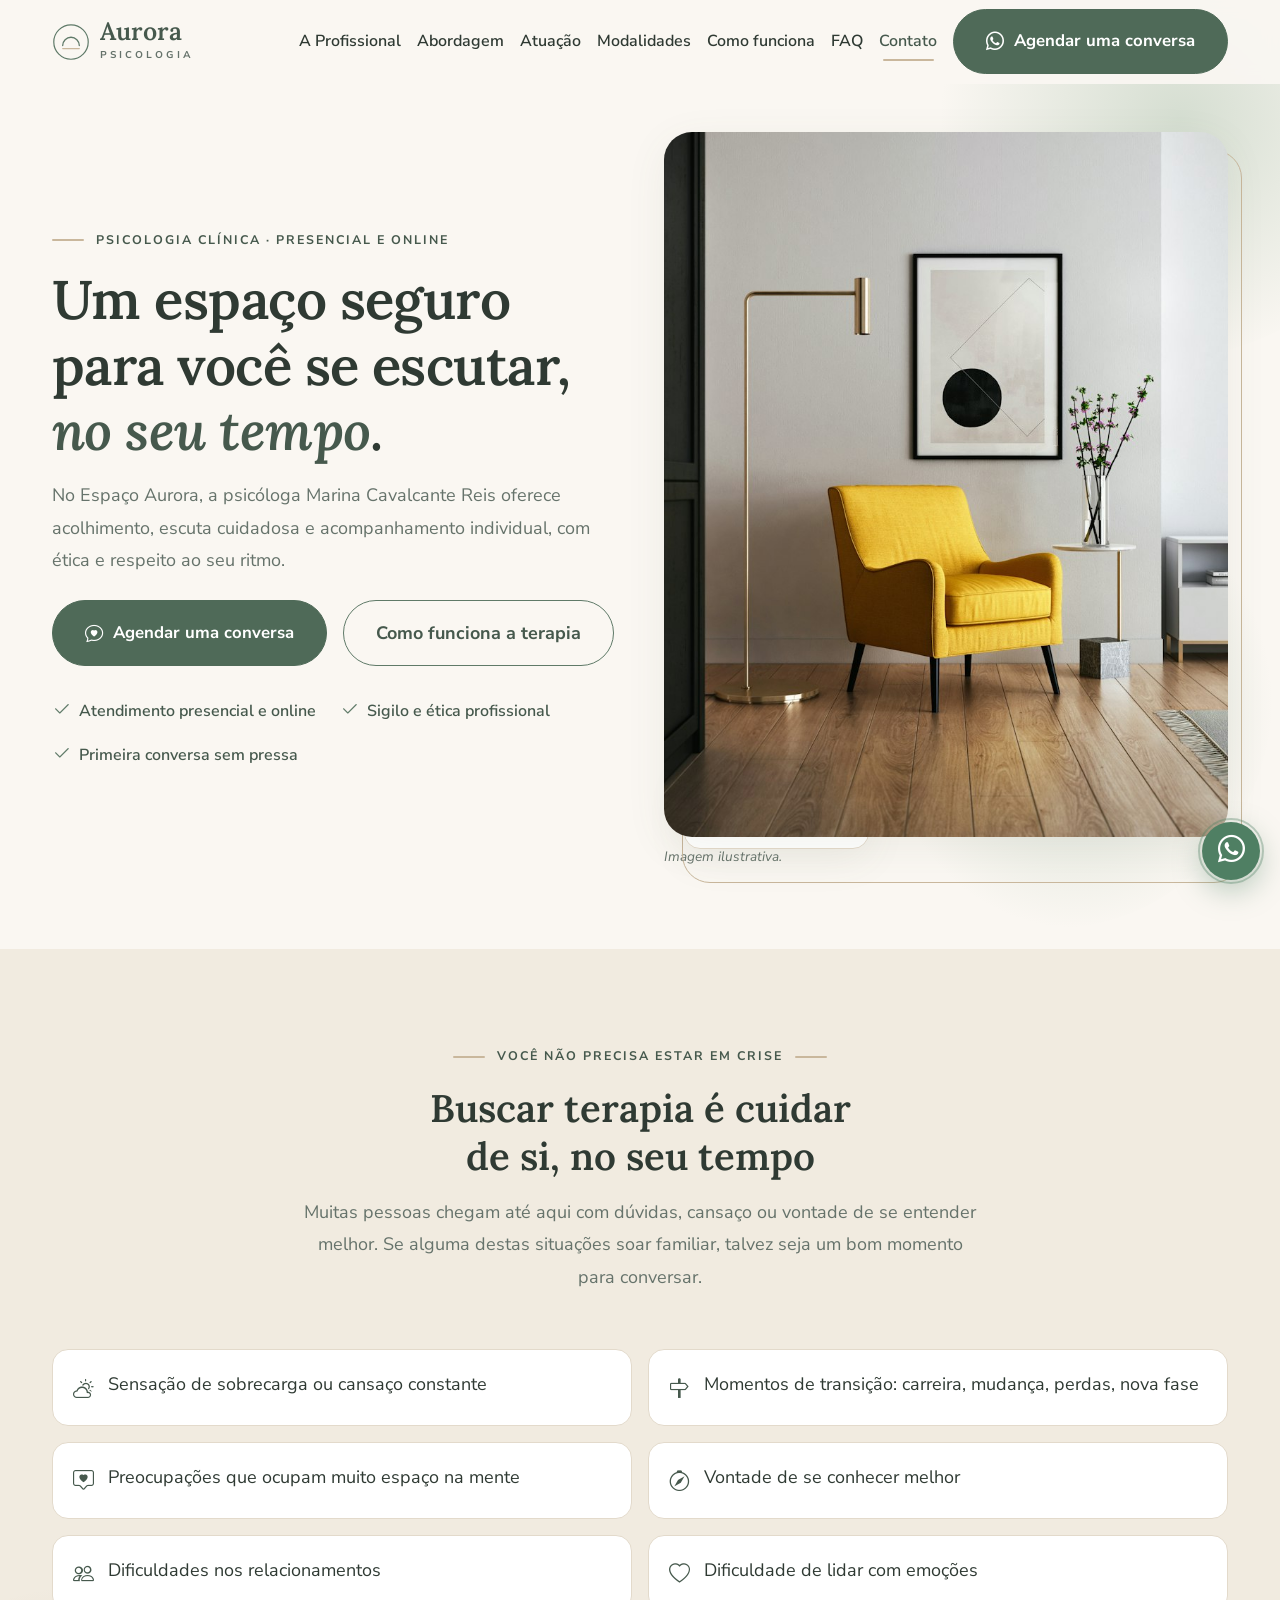
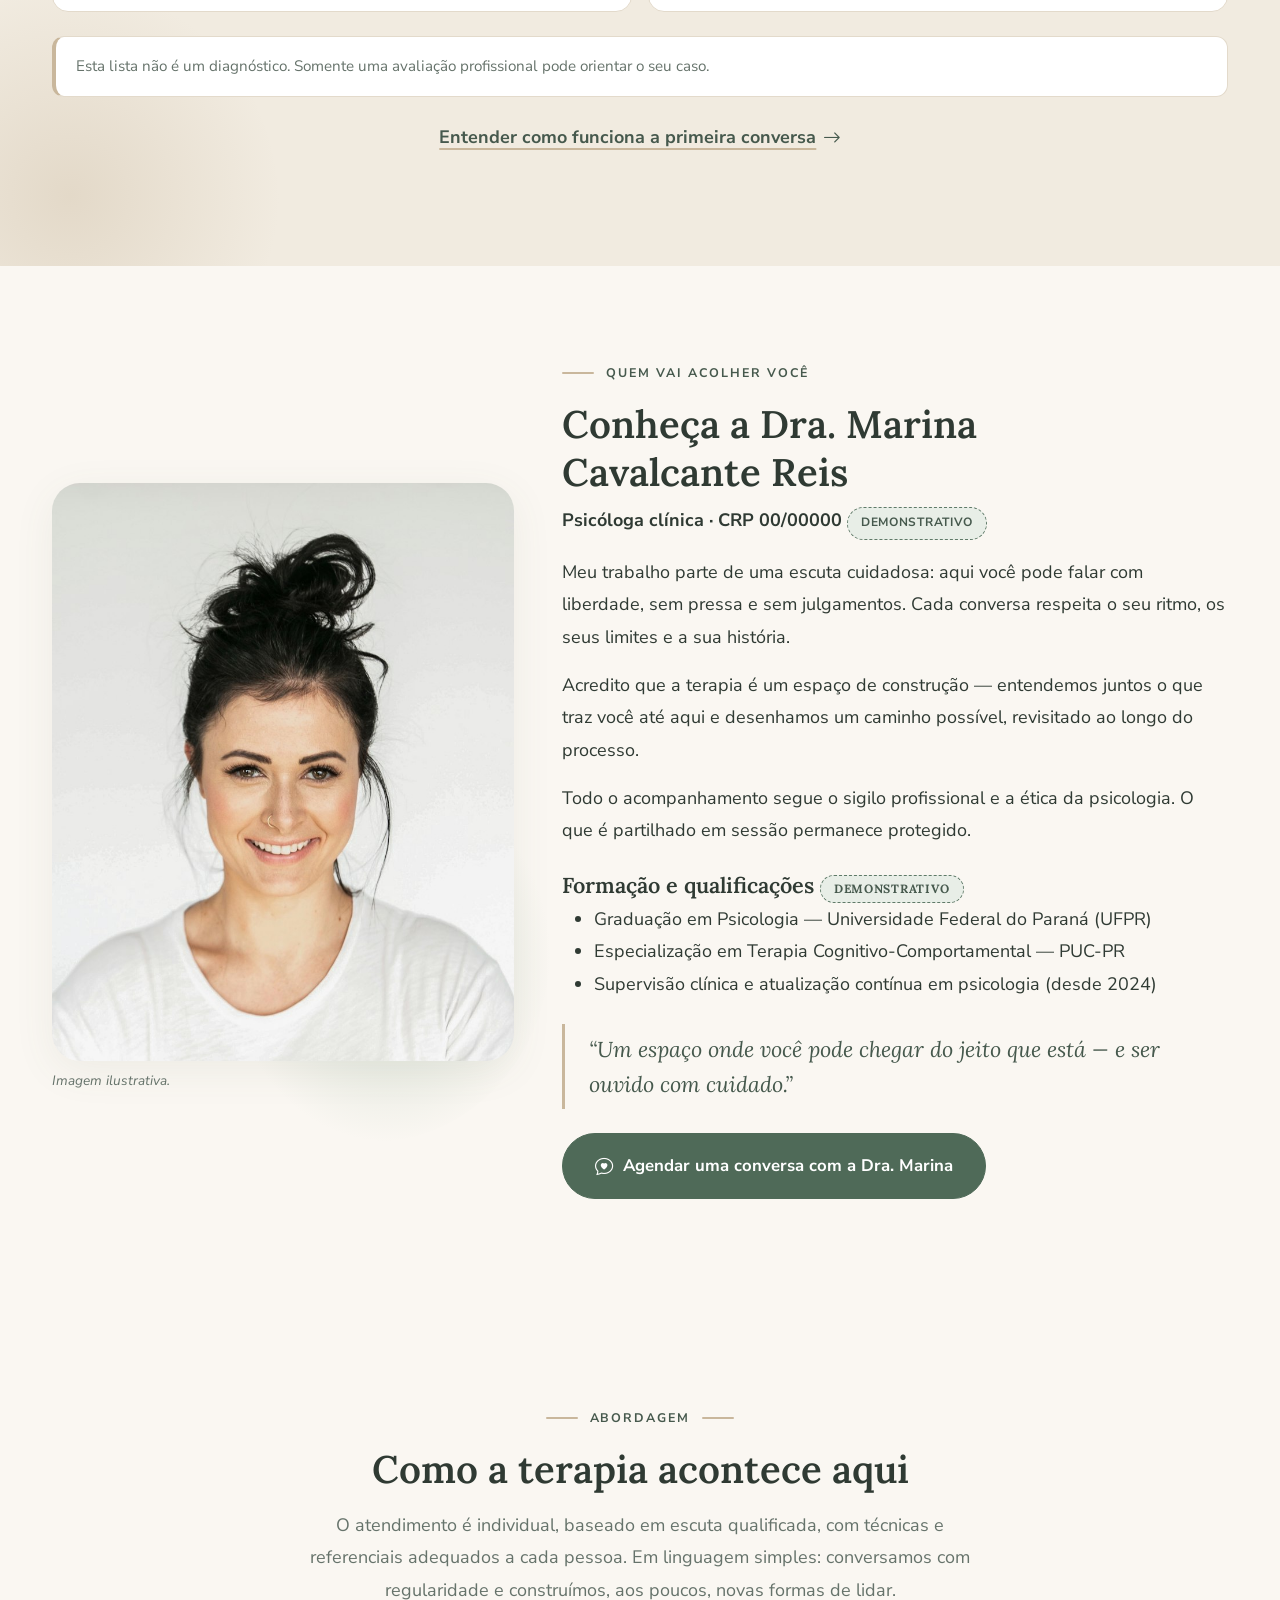
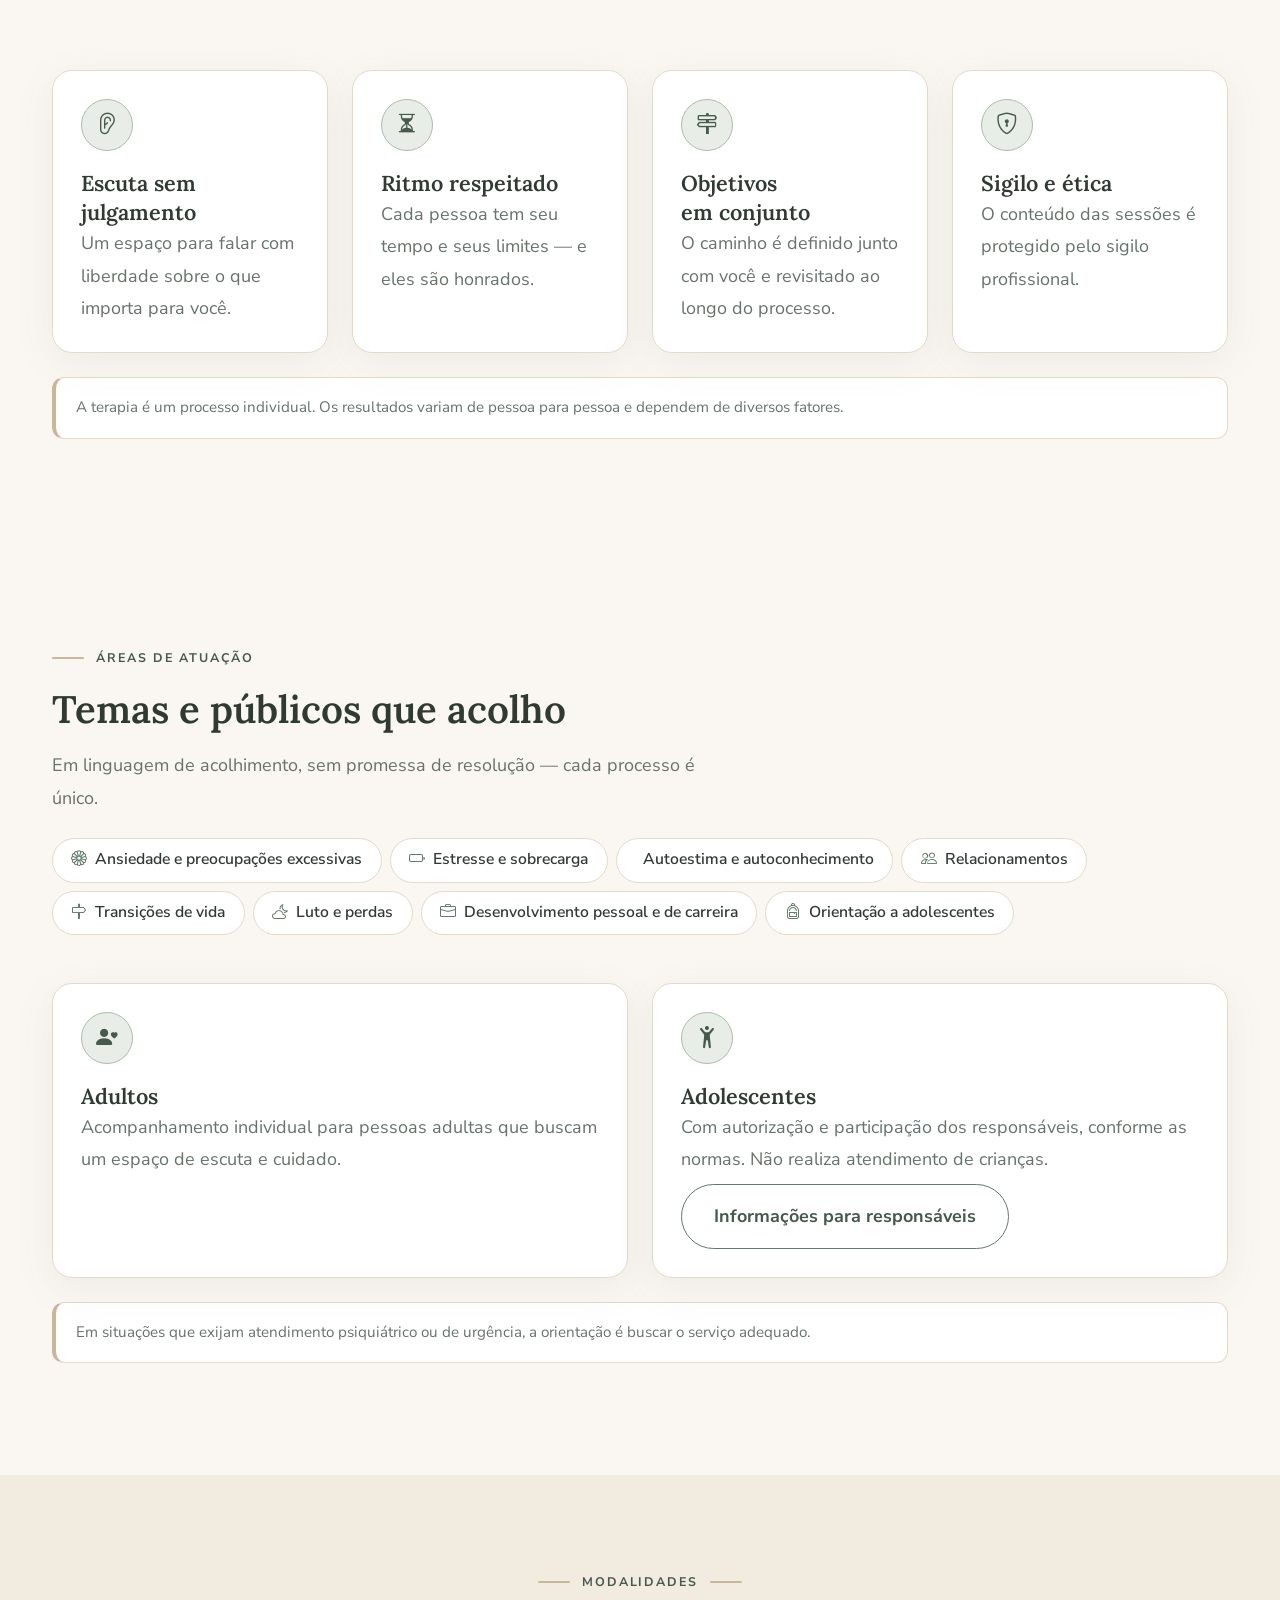
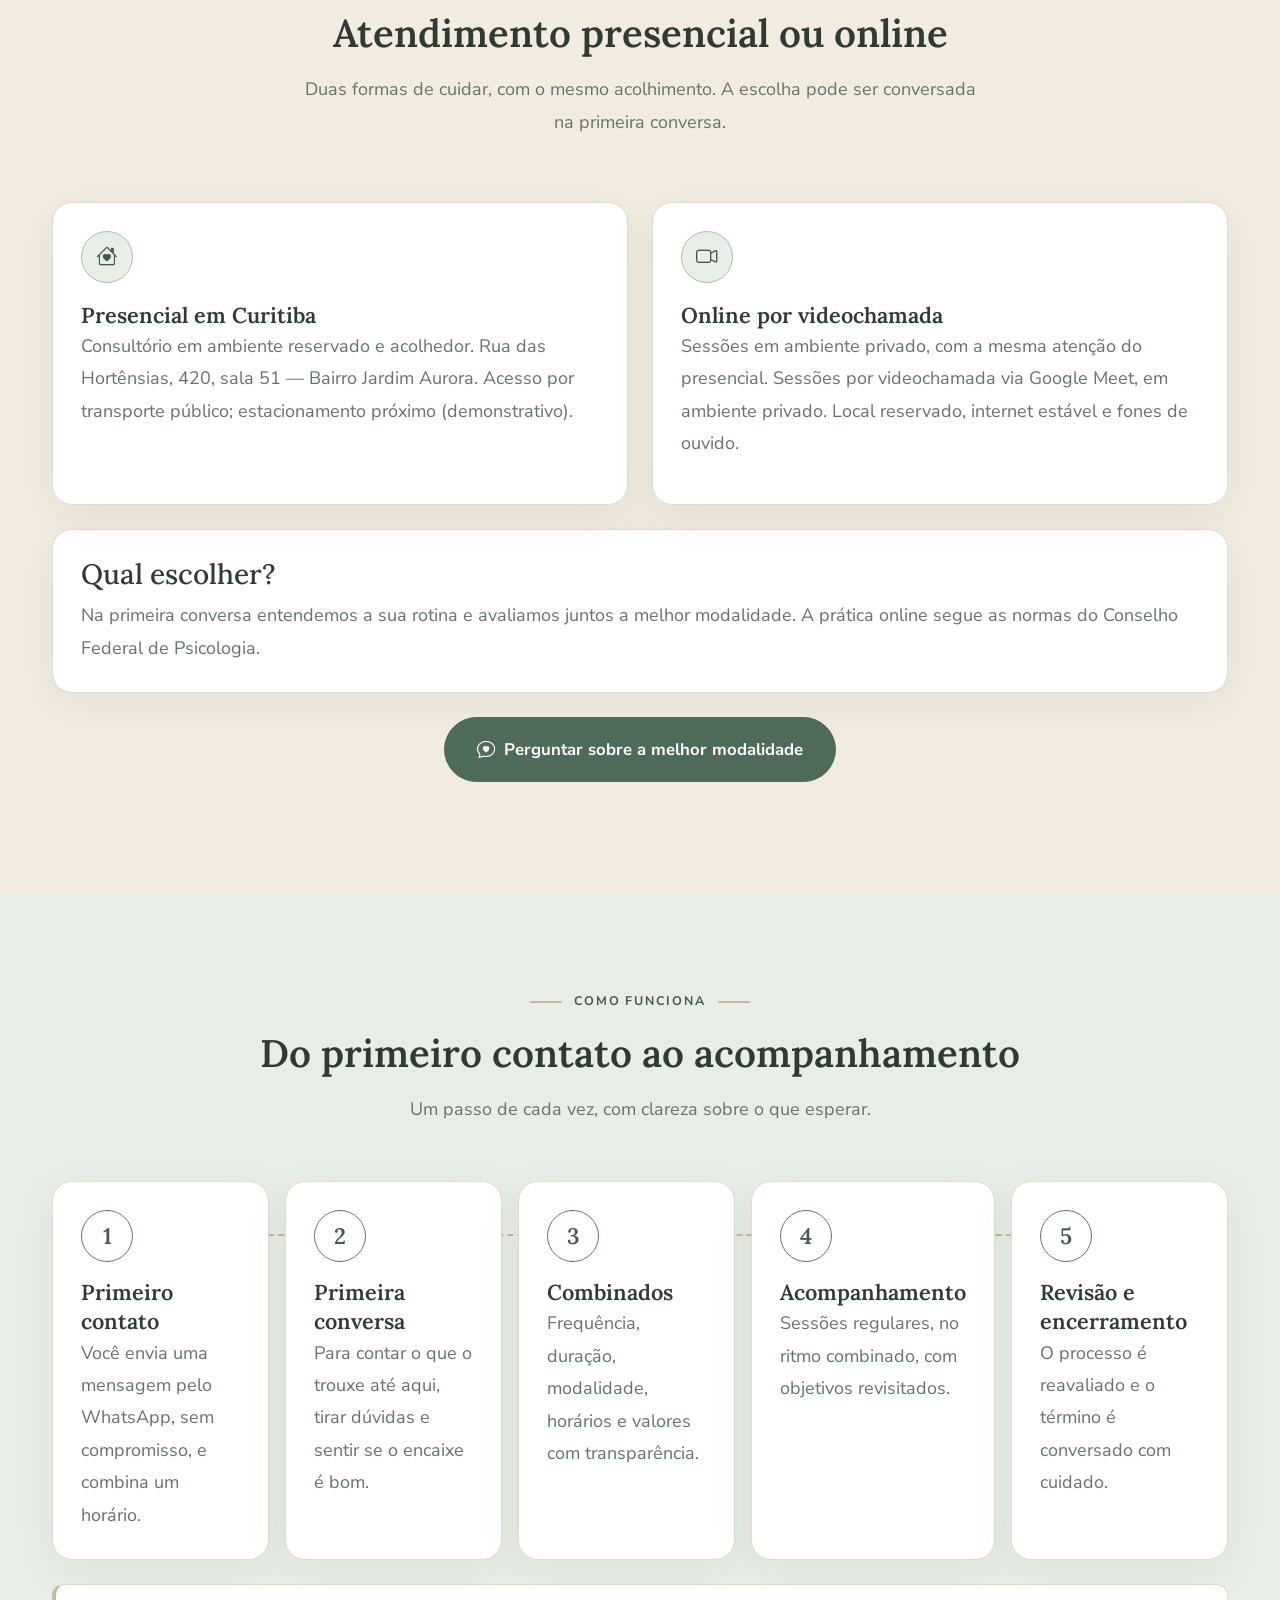
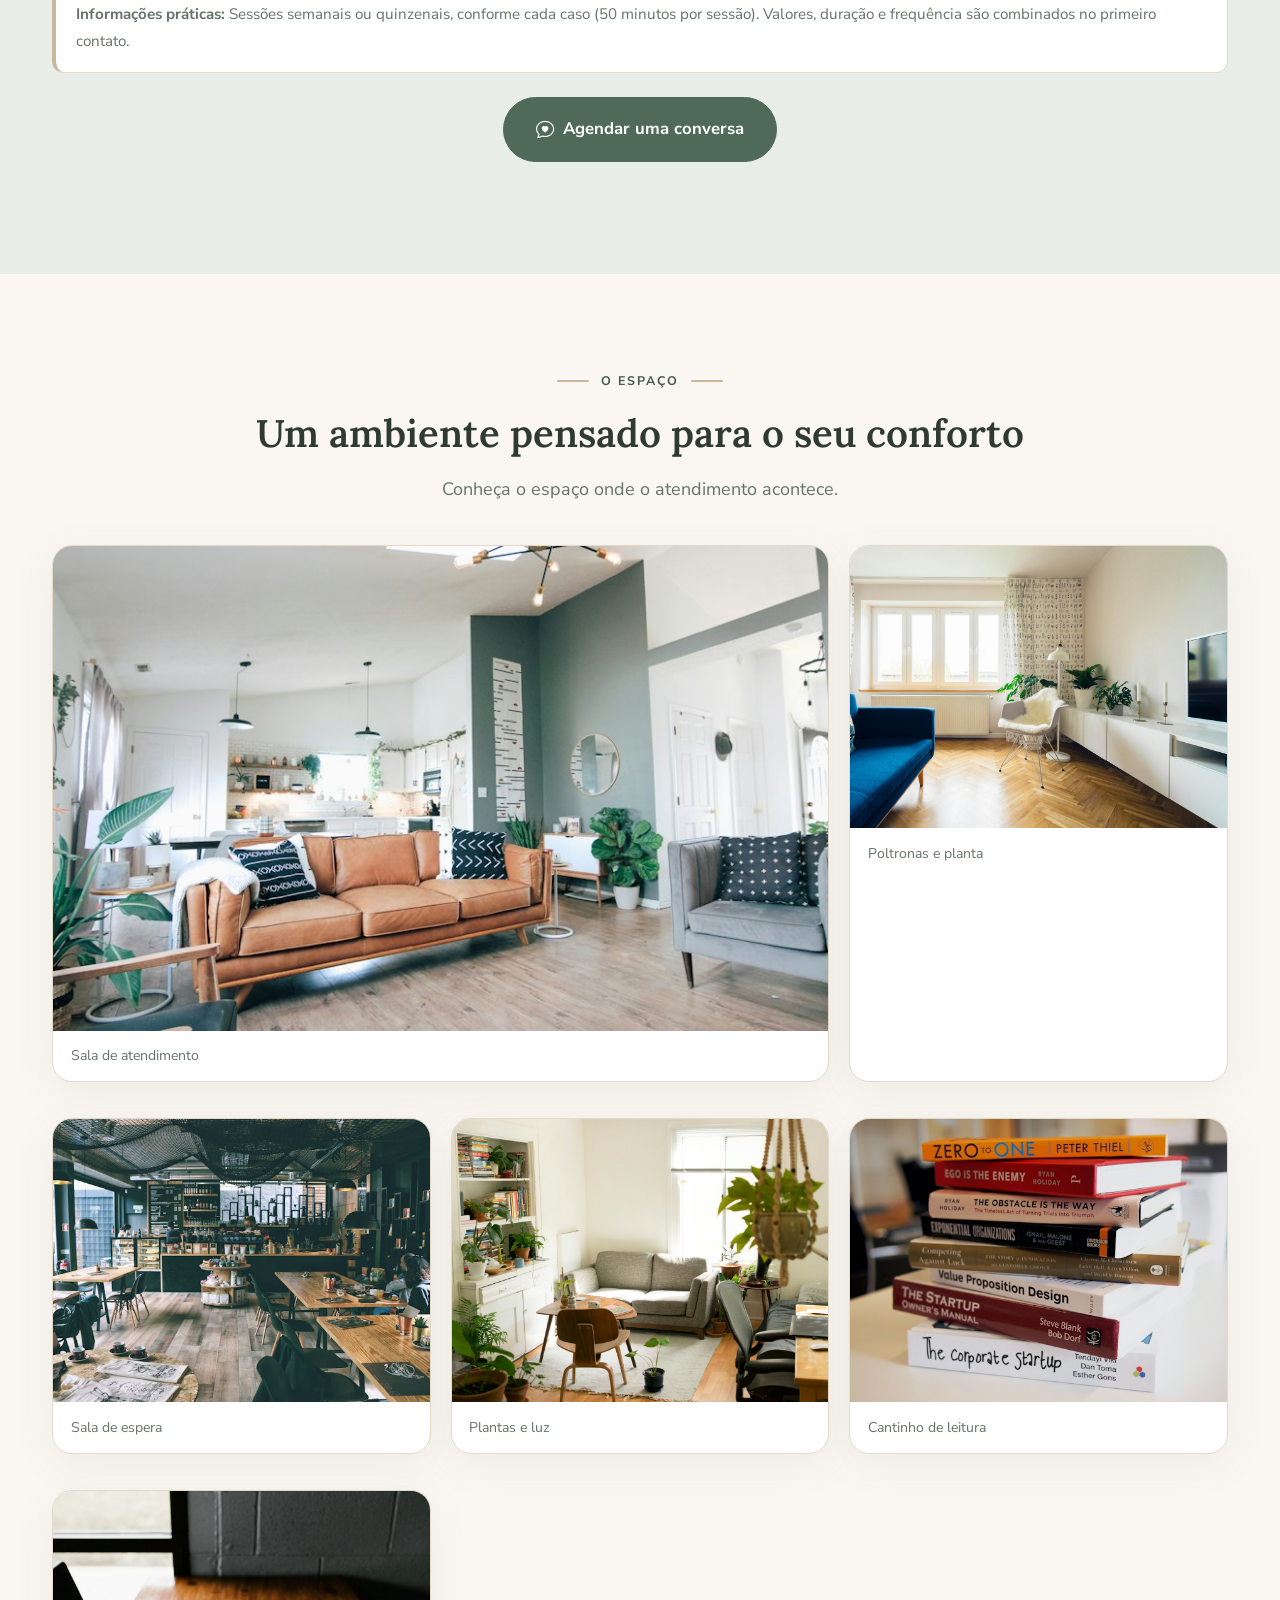
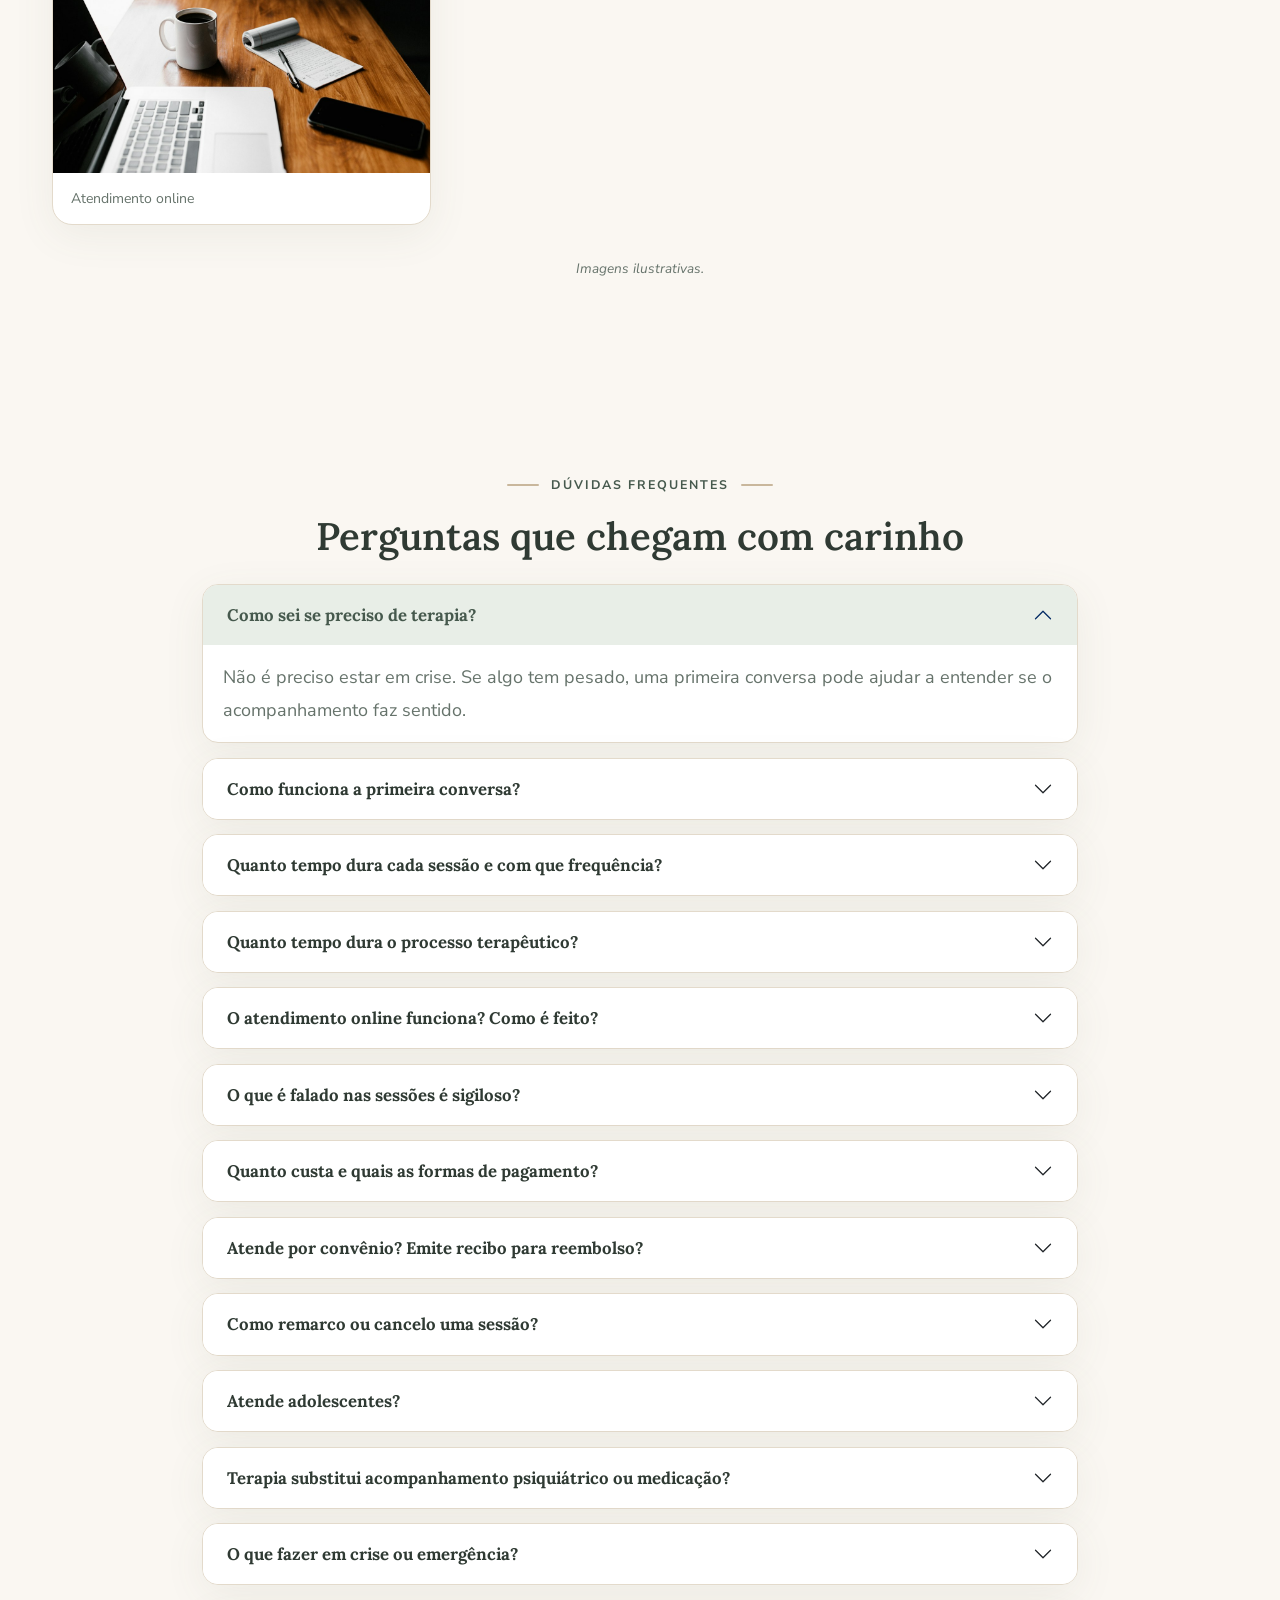
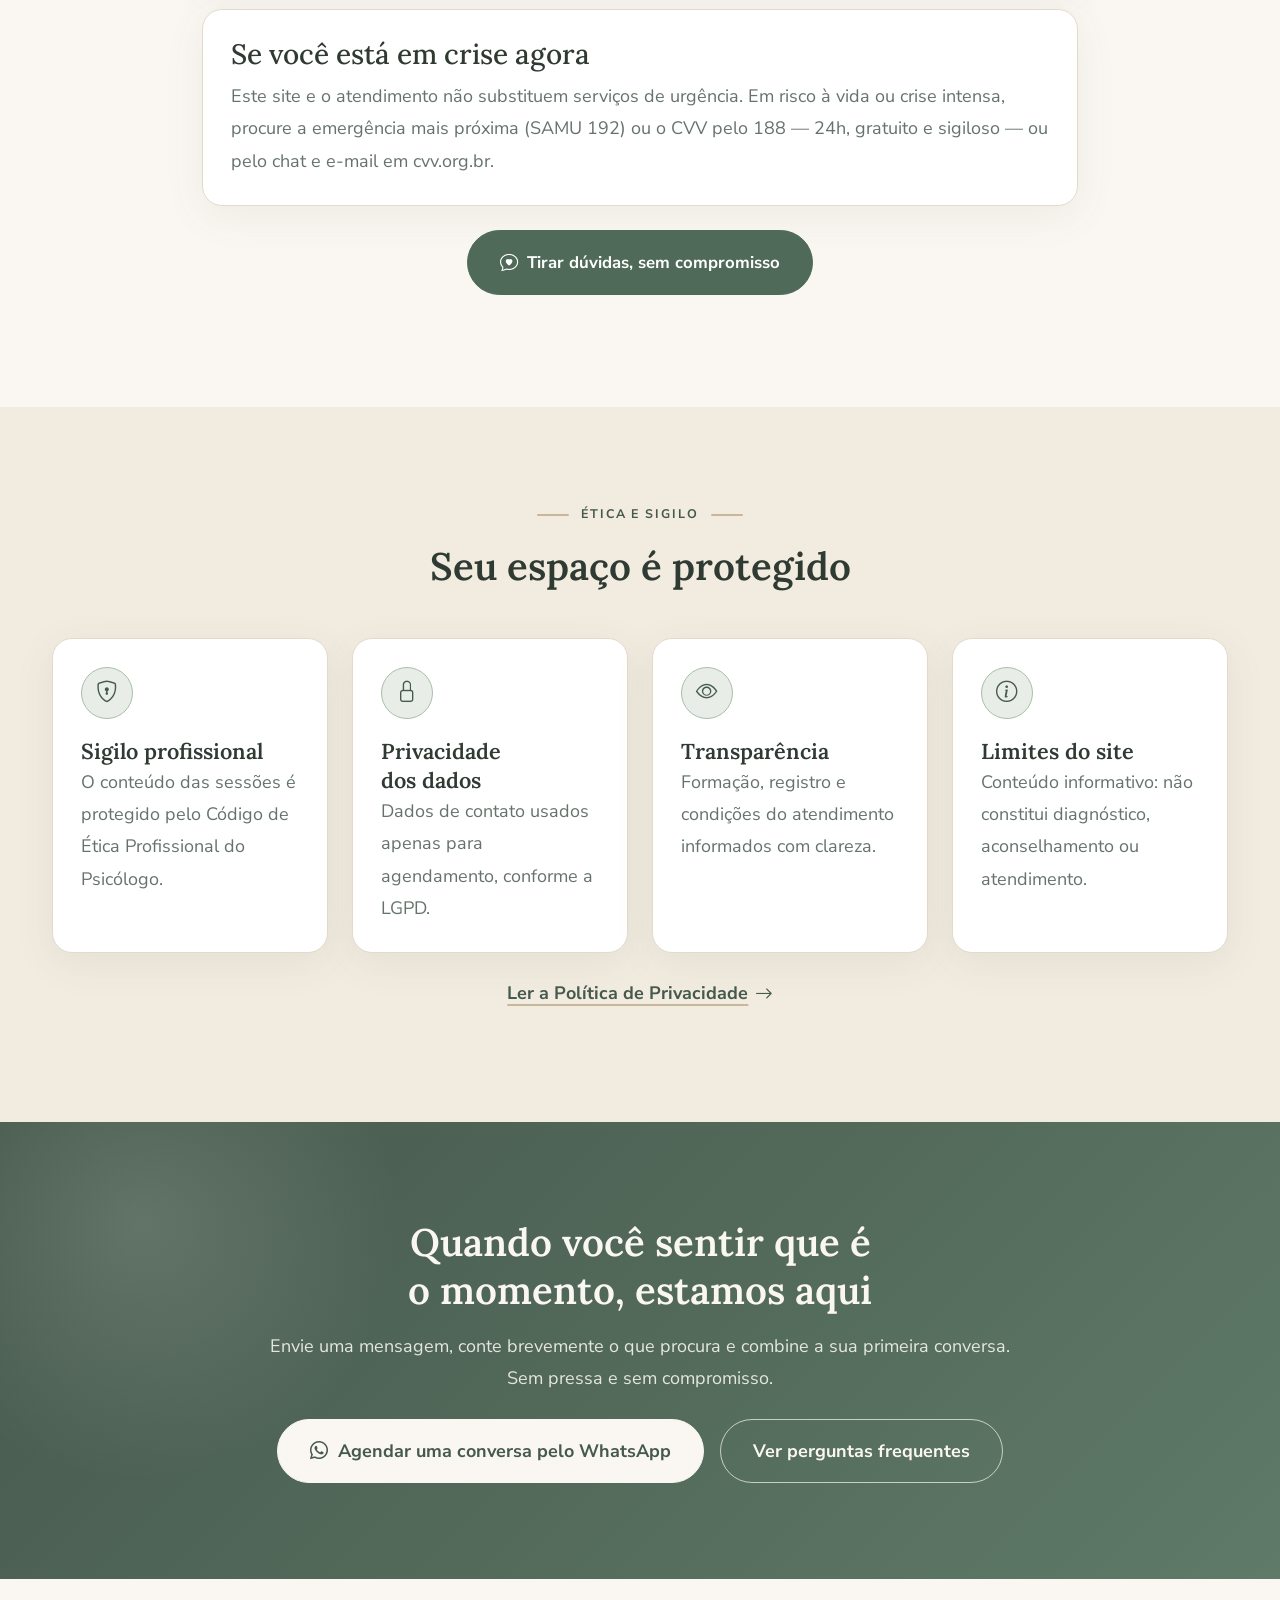
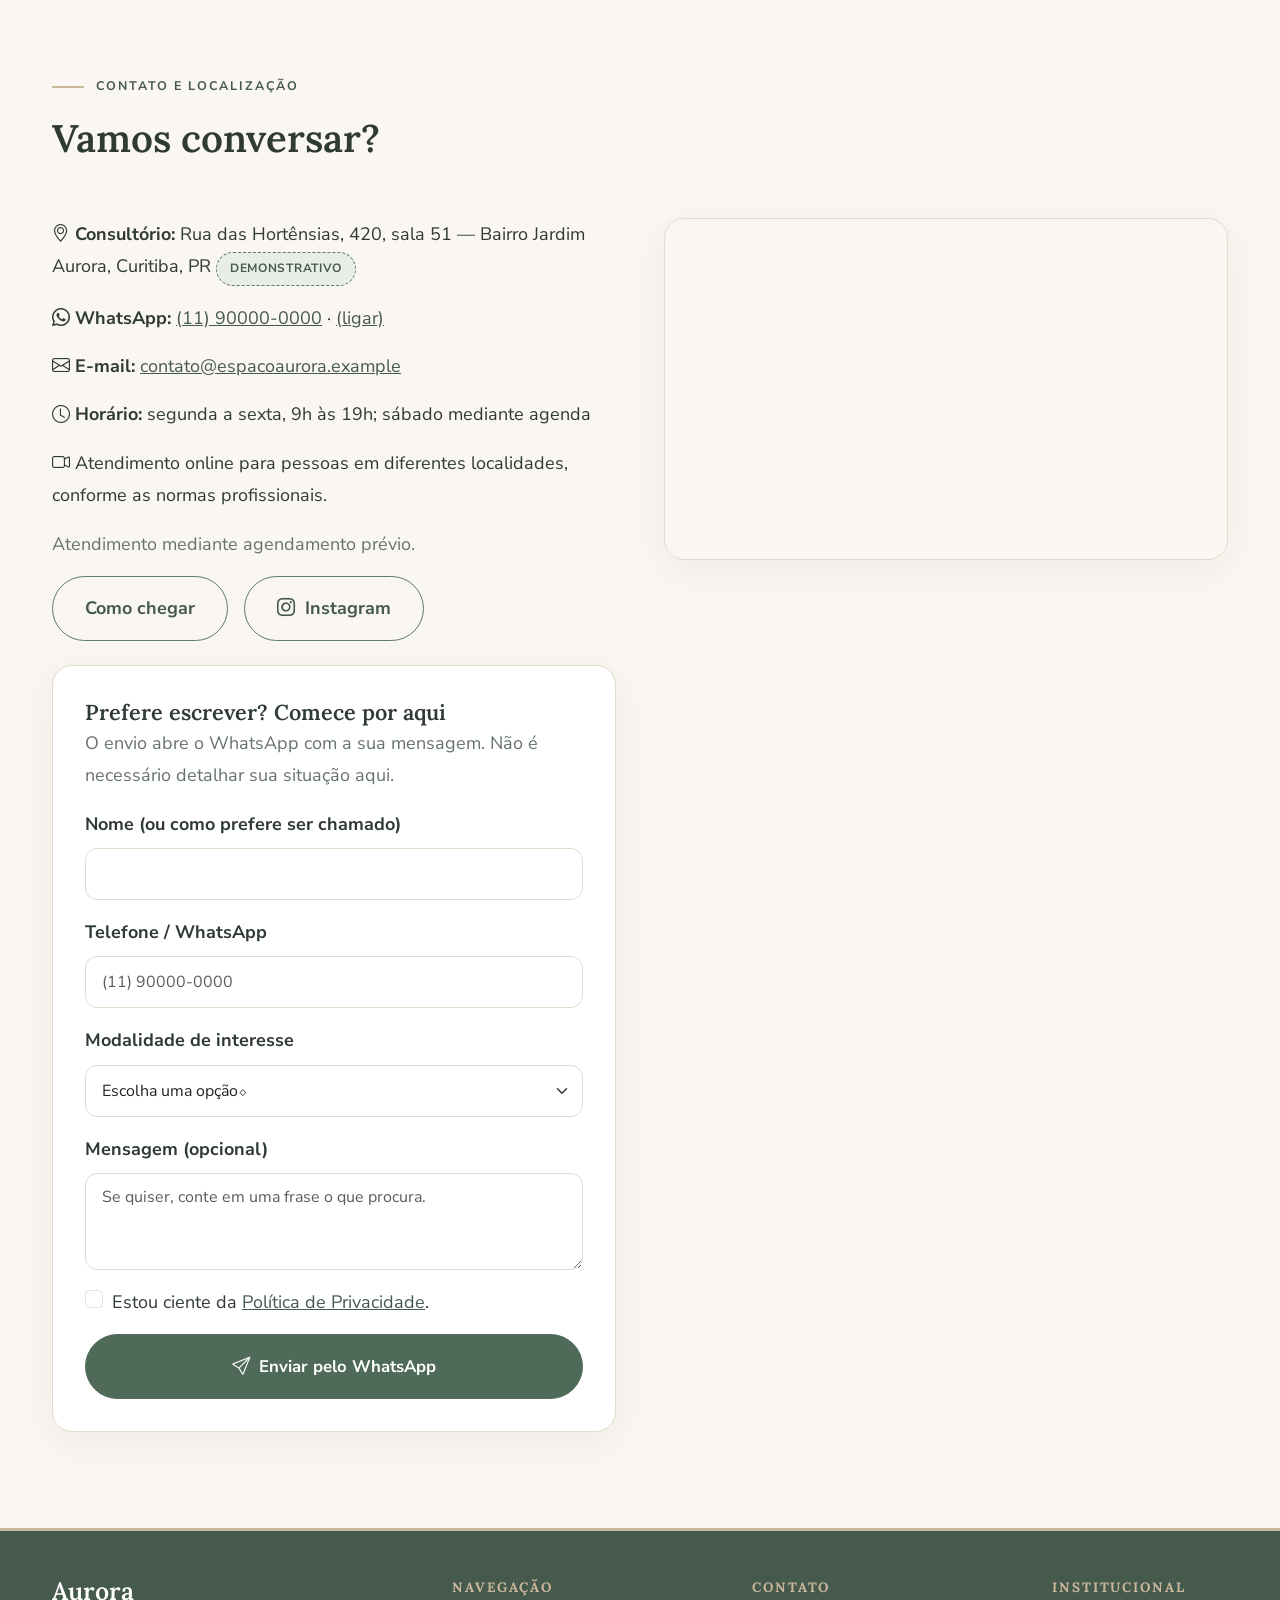
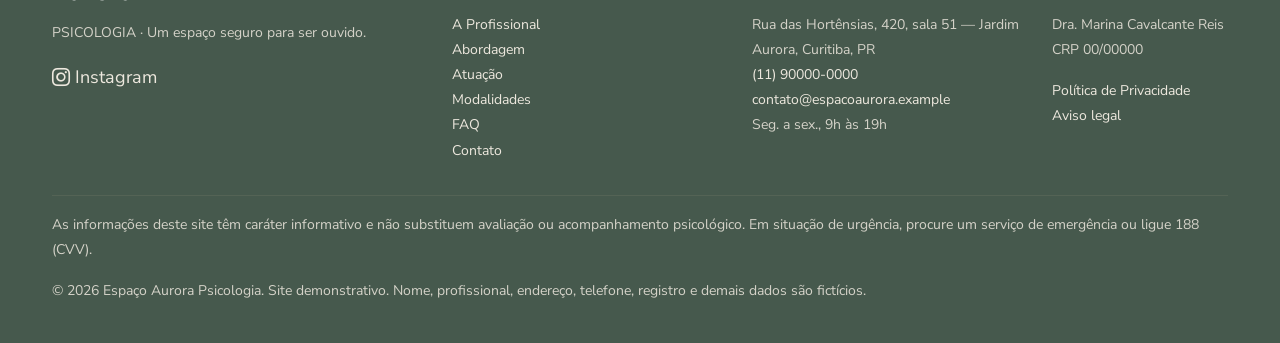
<file: index.html>
<!DOCTYPE html>
<html lang="pt-BR">
<head>
  <meta charset="UTF-8">
  <meta name="viewport" content="width=device-width, initial-scale=1">
  <title>Psicóloga em Curitiba | Terapia Presencial e Online</title>
  <meta name="description" content="Psicoterapia individual presencial em Curitiba e online. Escuta cuidadosa, sigilo e ética. Agende uma primeira conversa sem compromisso.">
  <meta property="og:title" content="Espaço Aurora Psicologia | Um espaço seguro para ser ouvido">
  <meta property="og:description" content="Psicoterapia individual presencial e online com a Dra. Marina Cavalcante Reis, em Curitiba.">
  <meta property="og:type" content="website">
  <meta property="og:url" content="https://www.seudominio.com.br/">
  <meta property="og:image" content="https://www.seudominio.com.br/images/og-cover.jpg">
  <meta property="og:locale" content="pt_BR">
  <meta name="twitter:card" content="summary_large_image">
  <meta name="theme-color" content="#5F7A68">
  <link rel="icon" href="favicon/favicon.ico?v=2" sizes="any">
  <link rel="icon" type="image/svg+xml" href="favicon/favicon.svg?v=2">
  <link rel="apple-touch-icon" href="favicon/favicon-180.png?v=2">
  <link rel="preconnect" href="https://fonts.googleapis.com">
  <link rel="preconnect" href="https://fonts.gstatic.com" crossorigin>
  <link rel="preconnect" href="https://cdn.jsdelivr.net" crossorigin>
  <link href="https://fonts.googleapis.com/css2?family=Lora:ital,wght@0,500;0,600;1,500&family=Nunito+Sans:wght@400;500;600;700&display=swap" rel="stylesheet">
  <link href="https://cdn.jsdelivr.net/npm/bootstrap@5.3.3/dist/css/bootstrap.min.css" rel="stylesheet" integrity="sha384-QWTKZyjpPEjISv5WaRU9OFeRpok6YctnYmDr5pNlyT2bRjXh0JMhjY6hW+ALEwIH" crossorigin="anonymous">
  <link href="https://cdn.jsdelivr.net/npm/bootstrap-icons@1.11.3/font/bootstrap-icons.min.css" rel="stylesheet">
  <link href="css/style.css" rel="stylesheet">
  <script>document.documentElement.classList.add('js');</script>
</head>
<body>
<a class="skip-link" href="#conteudo">Pular para o conteúdo</a>
<header class="site-header" id="siteHeader">
  <div class="container container-narrow">
    <nav class="navbar navbar-expand-lg p-0" aria-label="Navegação principal">
      <a class="brand-logo" href="#inicio" aria-label="Espaço Aurora Psicologia — início">
        <svg width="38" height="38" viewBox="0 0 64 64" aria-hidden="true"><circle cx="32" cy="32" r="29" fill="none" stroke="#5F7A68" stroke-width="2"/><path d="M18 38 A14 14 0 0 1 46 38" fill="none" stroke="#5F7A68" stroke-width="2.2" stroke-linecap="round"/><line x1="18" y1="43" x2="46" y2="43" stroke="#C9B79C" stroke-width="2" stroke-linecap="round"/></svg>
        <span><span class="brand-name">Aurora</span><span class="brand-sub">PSICOLOGIA</span></span>
      </a>
      <button class="navbar-toggler ms-auto" type="button" data-bs-toggle="collapse" data-bs-target="#mainNav" aria-controls="mainNav" aria-expanded="false" aria-label="Abrir menu"><i class="bi bi-list" aria-hidden="true"></i></button>
      <div class="collapse navbar-collapse" id="mainNav">
        <ul class="navbar-nav ms-auto align-items-lg-center site-nav">
          <li class="nav-item"><a class="nav-link" data-spy href="#profissional">A Profissional</a></li>
          <li class="nav-item"><a class="nav-link" data-spy href="#abordagem">Abordagem</a></li>
          <li class="nav-item"><a class="nav-link" data-spy href="#areas">Atuação</a></li>
          <li class="nav-item"><a class="nav-link" data-spy href="#modalidades">Modalidades</a></li>
          <li class="nav-item"><a class="nav-link" data-spy href="#acompanhamento">Como funciona</a></li>
          <li class="nav-item"><a class="nav-link" data-spy href="#faq">FAQ</a></li>
          <li class="nav-item"><a class="nav-link" data-spy href="#contato">Contato</a></li>
          <li class="nav-item ms-lg-2 my-2 my-lg-0"><a class="btn-brand" data-whatsapp-message="Olá! Gostaria de agendar uma primeira conversa." href="https://wa.me/5511900000000"><i class="bi bi-whatsapp" aria-hidden="true"></i>Agendar uma conversa</a></li>
        </ul>
      </div>
    </nav>
  </div>
</header>
<main id="conteudo">
<section class="hero" id="inicio" aria-labelledby="heroTitle">
  <span class="blob blob-sage" style="width:480px;height:480px;top:-120px;right:-140px" aria-hidden="true"></span>
  <div class="container container-narrow position-relative" style="z-index:1">
    <div class="row align-items-center g-5">
      <div class="col-lg-6">
        <p class="section-eyebrow">Psicologia clínica · Presencial e online</p>
        <h1 class="hero-title" id="heroTitle">Um espaço seguro para você se escutar, <em class="accent">no seu tempo</em>.</h1>
        <p class="hero-sub mt-3">No Espaço Aurora, a psicóloga Marina Cavalcante Reis oferece acolhimento, escuta cuidadosa e acompanhamento individual, com ética e respeito ao seu ritmo.</p>
        <div class="d-flex flex-column flex-sm-row gap-3 mt-4">
          <a class="btn-brand" data-whatsapp-message="Olá! Gostaria de agendar uma primeira conversa." href="https://wa.me/5511900000000"><i class="bi bi-chat-heart" aria-hidden="true"></i>Agendar uma conversa</a>
          <a class="btn-outline-brand" href="#acompanhamento">Como funciona a terapia</a>
        </div>
        <ul class="hero-checks">
          <li><i class="bi bi-check2" aria-hidden="true"></i>Atendimento presencial e online</li>
          <li><i class="bi bi-check2" aria-hidden="true"></i>Sigilo e ética profissional</li>
          <li><i class="bi bi-check2" aria-hidden="true"></i>Primeira conversa sem pressa</li>
        </ul>
      </div>
      <div class="col-lg-6">
        <div class="hero-media">
          <span class="blob halo blob-sage" aria-hidden="true"></span>
          <span class="frame-line" aria-hidden="true"></span>
          <div class="img-frame ratio-45"><img src="images/hero/hero-main.jpg" alt="Poltrona bege do Espaço Aurora ao lado de planta verde sob luz natural da janela" width="800" height="1000" fetchpriority="high"></div>
          <span class="img-illustrative d-block mt-2">Imagem ilustrativa.</span>
          <div class="hero-card-float"><strong>Presencial e online</strong><span>Mediante agendamento</span></div>
        </div>
      </div>
    </div>
  </div>
</section>
<section class="section band-surface" id="quando-buscar" aria-labelledby="quandoTitle">
  <span class="blob blob-sand" style="width:420px;height:420px;bottom:-140px;left:-140px" aria-hidden="true"></span>
  <div class="container container-narrow position-relative" style="z-index:1">
    <div class="row justify-content-center text-center">
      <div class="col-lg-8">
        <p class="section-eyebrow center reveal">Você não precisa estar em crise</p>
        <h2 class="section-title reveal" id="quandoTitle">Buscar terapia é cuidar de si, no seu tempo</h2>
        <p class="section-sub mx-auto mt-3 reveal">Muitas pessoas chegam até aqui com dúvidas, cansaço ou vontade de se entender melhor. Se alguma destas situações soar familiar, talvez seja um bom momento para conversar.</p>
      </div>
    </div>
    <div class="row g-3 mt-4">
      <div class="col-md-6"><ul class="recognition-list reveal"><li><i class="bi bi-cloud-sun" aria-hidden="true"></i><span>Sensação de sobrecarga ou cansaço constante</span></li><li><i class="bi bi-chat-square-heart" aria-hidden="true"></i><span>Preocupações que ocupam muito espaço na mente</span></li><li><i class="bi bi-people" aria-hidden="true"></i><span>Dificuldades nos relacionamentos</span></li></ul></div>
      <div class="col-md-6"><ul class="recognition-list reveal"><li><i class="bi bi-signpost" aria-hidden="true"></i><span>Momentos de transição: carreira, mudança, perdas, nova fase</span></li><li><i class="bi bi-compass" aria-hidden="true"></i><span>Vontade de se conhecer melhor</span></li><li><i class="bi bi-heart" aria-hidden="true"></i><span>Dificuldade de lidar com emoções</span></li></ul></div>
    </div>
    <p class="note-soft mt-4 reveal">Esta lista não é um diagnóstico. Somente uma avaliação profissional pode orientar o seu caso.</p>
    <p class="text-center mt-4 reveal"><a class="link-arrow" href="#acompanhamento">Entender como funciona a primeira conversa <i class="bi bi-arrow-right" aria-hidden="true"></i></a></p>
  </div>
</section>
<section class="section" id="profissional" aria-labelledby="profTitle">
  <div class="container container-narrow">
    <div class="row align-items-center g-5">
      <div class="col-lg-5 reveal">
        <div class="hero-media">
          <span class="blob halo blob-sage" aria-hidden="true"></span>
          <div class="img-frame ratio-45"><img src="images/about/dra-marina.jpg" alt="Retrato da Dra. Marina, psicologa sorrindo com blusa neutra em fundo claro" width="800" height="1000" loading="lazy" decoding="async"></div>
          <span class="img-illustrative d-block mt-2">Imagem ilustrativa.</span>
        </div>
      </div>
      <div class="col-lg-7">
        <p class="section-eyebrow reveal">Quem vai acolher você</p>
        <h2 class="section-title reveal" id="profTitle">Conheça a Dra. Marina Cavalcante Reis</h2>
        <!-- SUBSTITUIR pelo registro real, verificado e ativo do profissional no Conselho Regional de Psicologia -->
        <p class="mt-2 reveal"><strong>Psicóloga clínica · CRP 00/00000</strong> <span class="badge-demo">Demonstrativo</span></p>
        <div class="prose">
          <p class="reveal">Meu trabalho parte de uma escuta cuidadosa: aqui você pode falar com liberdade, sem pressa e sem julgamentos. Cada conversa respeita o seu ritmo, os seus limites e a sua história.</p>
          <p class="reveal">Acredito que a terapia é um espaço de construção — entendemos juntos o que traz você até aqui e desenhamos um caminho possível, revisitado ao longo do processo.</p>
          <p class="reveal">Todo o acompanhamento segue o sigilo profissional e a ética da psicologia. O que é partilhado em sessão permanece protegido.</p>
        </div>
        <h3 class="card-title mt-4 reveal">Formação e qualificações <span class="badge-demo">Demonstrativo</span></h3>
        <ul class="reveal">
          <li>Graduação em Psicologia — Universidade Federal do Paraná (UFPR)</li>
          <li>Especialização em Terapia Cognitivo-Comportamental — PUC-PR</li>
          <li>Supervisão clínica e atualização contínua em psicologia (desde 2024)</li>
        </ul>
        <blockquote class="quote-feature mt-4 reveal"><p class="mb-0">“Um espaço onde você pode chegar do jeito que está — e ser ouvido com cuidado.”</p></blockquote>
        <p class="mt-4 reveal"><a class="btn-brand" data-whatsapp-message="Olá! Gostaria de conversar com a Dra. Marina sobre iniciar a terapia." href="https://wa.me/5511900000000"><i class="bi bi-chat-heart" aria-hidden="true"></i>Agendar uma conversa com a Dra. Marina</a></p>
      </div>
    </div>
  </div>
</section>
<section class="section band-cream" id="abordagem" aria-labelledby="abordTitle">
  <div class="container container-narrow">
    <div class="row justify-content-center text-center">
      <div class="col-lg-8">
        <p class="section-eyebrow center reveal">Abordagem</p>
        <h2 class="section-title reveal" id="abordTitle">Como a terapia acontece aqui</h2>
        <!-- Abordagem a informar conforme a formação real da profissional. Exemplo a ajustar: TCC. -->
        <p class="section-sub mx-auto mt-3 reveal">O atendimento é individual, baseado em escuta qualificada, com técnicas e referenciais adequados a cada pessoa. Em linguagem simples: conversamos com regularidade e construímos, aos poucos, novas formas de lidar.</p>
      </div>
    </div>
    <div class="row g-4 mt-4">
      <div class="col-md-6 col-lg-3 reveal"><article class="card-soft"><div class="card-icon"><i class="bi bi-ear" aria-hidden="true"></i></div><h3 class="card-title">Escuta sem julgamento</h3><p class="text-muted-soft mb-0">Um espaço para falar com liberdade sobre o que importa para você.</p></article></div>
      <div class="col-md-6 col-lg-3 reveal"><article class="card-soft"><div class="card-icon"><i class="bi bi-hourglass-split" aria-hidden="true"></i></div><h3 class="card-title">Ritmo respeitado</h3><p class="text-muted-soft mb-0">Cada pessoa tem seu tempo e seus limites — e eles são honrados.</p></article></div>
      <div class="col-md-6 col-lg-3 reveal"><article class="card-soft"><div class="card-icon"><i class="bi bi-signpost-2" aria-hidden="true"></i></div><h3 class="card-title">Objetivos em conjunto</h3><p class="text-muted-soft mb-0">O caminho é definido junto com você e revisitado ao longo do processo.</p></article></div>
      <div class="col-md-6 col-lg-3 reveal"><article class="card-soft"><div class="card-icon"><i class="bi bi-shield-lock" aria-hidden="true"></i></div><h3 class="card-title">Sigilo e ética</h3><p class="text-muted-soft mb-0">O conteúdo das sessões é protegido pelo sigilo profissional.</p></article></div>
    </div>
    <p class="note-soft mt-4 reveal">A terapia é um processo individual. Os resultados variam de pessoa para pessoa e dependem de diversos fatores.</p>
  </div>
</section>
<section class="section" id="areas" aria-labelledby="areasTitle">
  <div class="container container-narrow">
    <p class="section-eyebrow reveal">Áreas de atuação</p>
    <h2 class="section-title reveal" id="areasTitle">Temas e públicos que acolho</h2>
    <!-- Ao adaptar para um profissional real, listar apenas áreas e públicos efetivamente atendidos. -->
    <p class="section-sub mt-3 reveal">Em linguagem de acolhimento, sem promessa de resolução — cada processo é único.</p>
    <div class="d-flex flex-wrap gap-2 mt-4 reveal">
      <span class="chip"><i class="bi bi-flower1" aria-hidden="true"></i>Ansiedade e preocupações excessivas</span>
      <span class="chip"><i class="bi bi-battery" aria-hidden="true"></i>Estresse e sobrecarga</span>
      <span class="chip"><i class="bi bi-mirror" aria-hidden="true"></i>Autoestima e autoconhecimento</span>
      <span class="chip"><i class="bi bi-people" aria-hidden="true"></i>Relacionamentos</span>
      <span class="chip"><i class="bi bi-signpost" aria-hidden="true"></i>Transições de vida</span>
      <span class="chip"><i class="bi bi-cloud-moon" aria-hidden="true"></i>Luto e perdas</span>
      <span class="chip"><i class="bi bi-briefcase" aria-hidden="true"></i>Desenvolvimento pessoal e de carreira</span>
      <span class="chip"><i class="bi bi-backpack" aria-hidden="true"></i>Orientação a adolescentes</span>
    </div>
    <div class="row g-4 mt-4">
      <div class="col-md-6 reveal"><article class="card-soft"><div class="card-icon"><i class="bi bi-person-heart" aria-hidden="true"></i></div><h3 class="card-title">Adultos</h3><p class="text-muted-soft mb-0">Acompanhamento individual para pessoas adultas que buscam um espaço de escuta e cuidado.</p></article></div>
      <div class="col-md-6 reveal"><article class="card-soft"><div class="card-icon"><i class="bi bi-person-arms-up" aria-hidden="true"></i></div><h3 class="card-title">Adolescentes</h3><p class="text-muted-soft mb-0">Com autorização e participação dos responsáveis, conforme as normas. Não realiza atendimento de crianças.</p><p class="mt-2 mb-0"><a class="btn-outline-brand" data-whatsapp-message="Olá! Gostaria de informações sobre atendimento para adolescentes." href="https://wa.me/5511900000000">Informações para responsáveis</a></p></article></div>
    </div>
    <p class="note-soft mt-4 reveal">Em situações que exijam atendimento psiquiátrico ou de urgência, a orientação é buscar o serviço adequado.</p>
  </div>
</section>
<section class="section band-surface" id="modalidades" aria-labelledby="modTitle">
  <div class="container container-narrow">
    <div class="row justify-content-center text-center">
      <div class="col-lg-8">
        <p class="section-eyebrow center reveal">Modalidades</p>
        <h2 class="section-title reveal" id="modTitle">Atendimento presencial ou online</h2>
        <!-- Exibir apenas as modalidades efetivamente oferecidas pela profissional. -->
        <p class="section-sub mx-auto mt-3 reveal">Duas formas de cuidar, com o mesmo acolhimento. A escolha pode ser conversada na primeira conversa.</p>
      </div>
    </div>
    <div class="row g-4 mt-4">
      <div class="col-md-6 reveal"><article class="card-soft"><div class="card-icon"><i class="bi bi-house-heart" aria-hidden="true"></i></div><h3 class="card-title">Presencial em Curitiba</h3><p class="text-muted-soft">Consultório em ambiente reservado e acolhedor. Rua das Hortênsias, 420, sala 51 — Bairro Jardim Aurora. Acesso por transporte público; estacionamento próximo (demonstrativo).</p></article></div>
      <div class="col-md-6 reveal"><article class="card-soft"><div class="card-icon"><i class="bi bi-camera-video" aria-hidden="true"></i></div><h3 class="card-title">Online por videochamada</h3><p class="text-muted-soft">Sessões em ambiente privado, com a mesma atenção do presencial. Sessões por videochamada via Google Meet, em ambiente privado. Local reservado, internet estável e fones de ouvido.</p></article></div>
    </div>
    <div class="note-safety mt-4 reveal"><h3 class="serif">Qual escolher?</h3><p class="text-muted-soft mb-0">Na primeira conversa entendemos a sua rotina e avaliamos juntos a melhor modalidade. A prática online segue as normas do Conselho Federal de Psicologia.</p></div>
    <p class="text-center mt-4 reveal"><a class="btn-brand" data-whatsapp-message="Olá! Gostaria de saber mais sobre o atendimento presencial e online." href="https://wa.me/5511900000000"><i class="bi bi-chat-heart" aria-hidden="true"></i>Perguntar sobre a melhor modalidade</a></p>
  </div>
</section>
<section class="section band-sage" id="acompanhamento" aria-labelledby="acompTitle">
  <div class="container container-narrow">
    <div class="row justify-content-center text-center">
      <div class="col-lg-8">
        <p class="section-eyebrow center reveal">Como funciona</p>
        <h2 class="section-title reveal" id="acompTitle">Do primeiro contato ao acompanhamento</h2>
        <p class="section-sub mx-auto mt-3 reveal">Um passo de cada vez, com clareza sobre o que esperar.</p>
      </div>
    </div>
    <div class="timeline">
      <div class="timeline-step reveal"><span class="timeline-num">1</span><h3 class="card-title">Primeiro contato</h3><p class="text-muted-soft mb-0">Você envia uma mensagem pelo WhatsApp, sem compromisso, e combina um horário.</p></div>
      <div class="timeline-step reveal"><span class="timeline-num">2</span><h3 class="card-title">Primeira conversa</h3><p class="text-muted-soft mb-0">Para contar o que o trouxe até aqui, tirar dúvidas e sentir se o encaixe é bom.</p></div>
      <div class="timeline-step reveal"><span class="timeline-num">3</span><h3 class="card-title">Combinados</h3><p class="text-muted-soft mb-0">Frequência, duração, modalidade, horários e valores com transparência.</p></div>
      <div class="timeline-step reveal"><span class="timeline-num">4</span><h3 class="card-title">Acompanhamento</h3><p class="text-muted-soft mb-0">Sessões regulares, no ritmo combinado, com objetivos revisitados.</p></div>
      <div class="timeline-step reveal"><span class="timeline-num">5</span><h3 class="card-title">Revisão e encerramento</h3><p class="text-muted-soft mb-0">O processo é reavaliado e o término é conversado com cuidado.</p></div>
    </div>
    <p class="note-soft mt-4 reveal"><strong>Informações práticas:</strong> Sessões semanais ou quinzenais, conforme cada caso (50 minutos por sessão). Valores, duração e frequência são combinados no primeiro contato.</p>
    <p class="text-center mt-4 reveal"><a class="btn-brand" data-whatsapp-message="Olá! Gostaria de entender como funciona a primeira conversa." href="https://wa.me/5511900000000"><i class="bi bi-chat-heart" aria-hidden="true"></i>Agendar uma conversa</a></p>
  </div>
</section>
<section class="section" id="ambiente" aria-labelledby="ambTitle">
  <div class="container container-narrow">
    <div class="row justify-content-center text-center">
      <div class="col-lg-8">
        <p class="section-eyebrow center reveal">O espaço</p>
        <h2 class="section-title reveal" id="ambTitle">Um ambiente pensado para o seu conforto</h2>
        <p class="section-sub mx-auto mt-3 reveal">Conheça o espaço onde o atendimento acontece.</p>
      </div>
    </div>
    <div class="gallery-grid mt-4">
      <figure class="gallery-item feature reveal"><a href="#" data-bs-toggle="modal" data-bs-target="#galleryModal" class="zoom d-block" aria-label="Ampliar imagem da sala de atendimento"><img class="ratio-1610" src="images/gallery/sala-atendimento.jpg" alt="Sala de atendimento do Espaço Aurora com sofá bege, poltronas e plantas sob luz natural" width="800" height="500" loading="lazy" decoding="async"></a><figcaption>Sala de atendimento</figcaption></figure>
      <figure class="gallery-item reveal"><a href="#" data-bs-toggle="modal" data-bs-target="#galleryModal" class="zoom d-block" aria-label="Ampliar imagem das poltronas"><img class="ratio-43" src="images/gallery/poltronas.jpg" alt="Sala aconchegante com poltronas em tecido claro, mesa lateral de madeira e planta verde" width="600" height="450" loading="lazy" decoding="async"></a><figcaption>Poltronas e planta</figcaption></figure>
      <figure class="gallery-item reveal"><a href="#" data-bs-toggle="modal" data-bs-target="#galleryModal" class="zoom d-block" aria-label="Ampliar imagem da sala de espera"><img class="ratio-43" src="images/gallery/sala-espera.jpg" alt="Lounge de espera elegante com cadeiras em madeira clara e plantas" width="600" height="450" loading="lazy" decoding="async"></a><figcaption>Sala de espera</figcaption></figure>
      <figure class="gallery-item reveal"><a href="#" data-bs-toggle="modal" data-bs-target="#galleryModal" class="zoom d-block" aria-label="Ampliar imagem de plantas e luz"><img class="ratio-43" src="images/gallery/plantas-luz.jpg" alt="Sala aconchegante com plantas verdes, sofa em tecido claro e luz natural suave" width="600" height="450" loading="lazy" decoding="async"></a><figcaption>Plantas e luz</figcaption></figure>
      <figure class="gallery-item reveal"><a href="#" data-bs-toggle="modal" data-bs-target="#galleryModal" class="zoom d-block" aria-label="Ampliar imagem do cantinho de leitura"><img class="ratio-43" src="images/gallery/leitura.jpg" alt="Livro aberto sob luz quente em cantinho de leitura aconchegante" width="600" height="450" loading="lazy" decoding="async"></a><figcaption>Cantinho de leitura</figcaption></figure>
      <figure class="gallery-item reveal"><a href="#" data-bs-toggle="modal" data-bs-target="#galleryModal" class="zoom d-block" aria-label="Ampliar imagem do atendimento online"><img class="ratio-43" src="images/gallery/online.jpg" alt="Mesa clara com notebook e caderno pronta para atendimento online" width="600" height="450" loading="lazy" decoding="async"></a><figcaption>Atendimento online</figcaption></figure>
    </div>
    <span class="img-illustrative d-block text-center mt-3">Imagens ilustrativas.</span>
  </div>
</section>
<section class="section band-cream" id="faq" aria-labelledby="faqTitle">
  <div class="container container-narrow">
    <div class="row justify-content-center">
      <div class="col-lg-9">
        <p class="section-eyebrow center reveal">Dúvidas frequentes</p>
        <h2 class="section-title text-center reveal" id="faqTitle">Perguntas que chegam com carinho</h2>
        <div class="accordion faq-accordion mt-4" id="faqAccordion">
          <div class="accordion-item reveal"><h3 class="accordion-header"><button class="accordion-button" type="button" data-bs-toggle="collapse" data-bs-target="#faq1" aria-expanded="true" aria-controls="faq1">Como sei se preciso de terapia?</button></h3><div id="faq1" class="accordion-collapse collapse show" data-bs-parent="#faqAccordion"><div class="accordion-body">Não é preciso estar em crise. Se algo tem pesado, uma primeira conversa pode ajudar a entender se o acompanhamento faz sentido.</div></div></div>
          <div class="accordion-item reveal"><h3 class="accordion-header"><button class="accordion-button collapsed" type="button" data-bs-toggle="collapse" data-bs-target="#faq2" aria-expanded="false" aria-controls="faq2">Como funciona a primeira conversa?</button></h3><div id="faq2" class="accordion-collapse collapse" data-bs-parent="#faqAccordion"><div class="accordion-body">Um encontro sem pressa: você conta o que o traz até aqui, tira dúvidas e conhece o modo de trabalho.</div></div></div>
          <div class="accordion-item reveal"><h3 class="accordion-header"><button class="accordion-button collapsed" type="button" data-bs-toggle="collapse" data-bs-target="#faq3" aria-expanded="false" aria-controls="faq3">Quanto tempo dura cada sessão e com que frequência?</button></h3><div id="faq3" class="accordion-collapse collapse" data-bs-parent="#faqAccordion"><div class="accordion-body">Duração e frequência são combinadas no primeiro contato e variam conforme cada caso (50 minutos, semanal ou quinzenal).</div></div></div>
          <div class="accordion-item reveal"><h3 class="accordion-header"><button class="accordion-button collapsed" type="button" data-bs-toggle="collapse" data-bs-target="#faq4" aria-expanded="false" aria-controls="faq4">Quanto tempo dura o processo terapêutico?</button></h3><div id="faq4" class="accordion-collapse collapse" data-bs-parent="#faqAccordion"><div class="accordion-body">Varia conforme cada pessoa e seus objetivos. O processo é revisitado periodicamente, com transparência.</div></div></div>
          <div class="accordion-item reveal"><h3 class="accordion-header"><button class="accordion-button collapsed" type="button" data-bs-toggle="collapse" data-bs-target="#faq5" aria-expanded="false" aria-controls="faq5">O atendimento online funciona? Como é feito?</button></h3><div id="faq5" class="accordion-collapse collapse" data-bs-parent="#faqAccordion"><div class="accordion-body">Sim: por videochamada, em ambiente privado. Local reservado, internet estável e fones. Segue as normas do CFP.</div></div></div>
          <div class="accordion-item reveal"><h3 class="accordion-header"><button class="accordion-button collapsed" type="button" data-bs-toggle="collapse" data-bs-target="#faq6" aria-expanded="false" aria-controls="faq6">O que é falado nas sessões é sigiloso?</button></h3><div id="faq6" class="accordion-collapse collapse" data-bs-parent="#faqAccordion"><div class="accordion-body">Sim, protegido pelo sigilo profissional e pelo Código de Ética do Psicólogo, com exceções previstas em lei.</div></div></div>
<div class="accordion-item reveal"><h3 class="accordion-header"><button class="accordion-button collapsed" type="button" data-bs-toggle="collapse" data-bs-target="#faq7" aria-expanded="false" aria-controls="faq7">Quanto custa e quais as formas de pagamento?</button></h3><div id="faq7" class="accordion-collapse collapse" data-bs-parent="#faqAccordion"><div class="accordion-body">Valores e formas de pagamento são informados no primeiro contato (PIX ou transferência bancária).</div></div></div>
          <div class="accordion-item reveal"><h3 class="accordion-header"><button class="accordion-button collapsed" type="button" data-bs-toggle="collapse" data-bs-target="#faq8" aria-expanded="false" aria-controls="faq8">Atende por convênio? Emite recibo para reembolso?</button></h3><div id="faq8" class="accordion-collapse collapse" data-bs-parent="#faqAccordion"><div class="accordion-body">Atendimento particular; recibo para reembolso emitido mediante solicitação.</div></div></div>
          <div class="accordion-item reveal"><h3 class="accordion-header"><button class="accordion-button collapsed" type="button" data-bs-toggle="collapse" data-bs-target="#faq9" aria-expanded="false" aria-controls="faq9">Como remarco ou cancelo uma sessão?</button></h3><div id="faq9" class="accordion-collapse collapse" data-bs-parent="#faqAccordion"><div class="accordion-body">Basta avisar pelo WhatsApp com 24h de antecedência. A política de cancelamento é apresentada no início.</div></div></div>
          <div class="accordion-item reveal"><h3 class="accordion-header"><button class="accordion-button collapsed" type="button" data-bs-toggle="collapse" data-bs-target="#faq10" aria-expanded="false" aria-controls="faq10">Atende adolescentes?</button></h3><div id="faq10" class="accordion-collapse collapse" data-bs-parent="#faqAccordion"><div class="accordion-body">Sim, com autorização e participação dos responsáveis, conforme as normas.</div></div></div>
          <div class="accordion-item reveal"><h3 class="accordion-header"><button class="accordion-button collapsed" type="button" data-bs-toggle="collapse" data-bs-target="#faq11" aria-expanded="false" aria-controls="faq11">Terapia substitui acompanhamento psiquiátrico ou medicação?</button></h3><div id="faq11" class="accordion-collapse collapse" data-bs-parent="#faqAccordion"><div class="accordion-body">São trabalhos distintos, que podem ser complementares. Decisões sobre medicação cabem ao médico.</div></div></div>
          <div class="accordion-item reveal"><h3 class="accordion-header"><button class="accordion-button collapsed" type="button" data-bs-toggle="collapse" data-bs-target="#faq12" aria-expanded="false" aria-controls="faq12">O que fazer em crise ou emergência?</button></h3><div id="faq12" class="accordion-collapse collapse" data-bs-parent="#faqAccordion"><div class="accordion-body">Este site não substitui urgência. Procure a emergência mais próxima (SAMU 192) ou o CVV pelo 188, 24h, gratuito e sigiloso, ou cvv.org.br.</div></div></div>
        </div>
        <!-- Verificar números e informações de emergência antes de publicar. -->
        <div class="note-safety mt-4 reveal" role="note" aria-label="Aviso de segurança">
          <h3 class="serif">Se você está em crise agora</h3>
          <p class="text-muted-soft mb-0">Este site e o atendimento não substituem serviços de urgência. Em risco à vida ou crise intensa, procure a emergência mais próxima (SAMU 192) ou o CVV pelo 188 — 24h, gratuito e sigiloso — ou pelo chat e e-mail em cvv.org.br.</p>
        </div>
        <p class="text-center mt-4 reveal"><a class="btn-brand" data-whatsapp-message="Olá! Tenho uma dúvida sobre o atendimento." href="https://wa.me/5511900000000"><i class="bi bi-chat-heart" aria-hidden="true"></i>Tirar dúvidas, sem compromisso</a></p>
      </div>
    </div>
  </div>
</section>
<section class="section band-surface" id="etica" aria-labelledby="eticaTitle">
  <div class="container container-narrow">
    <div class="row justify-content-center text-center">
      <div class="col-lg-8">
        <p class="section-eyebrow center reveal">Ética e sigilo</p>
        <h2 class="section-title reveal" id="eticaTitle">Seu espaço é protegido</h2>
      </div>
    </div>
    <div class="row g-4 mt-3">
      <div class="col-md-6 col-lg-3 reveal"><article class="card-soft"><div class="card-icon"><i class="bi bi-shield-lock" aria-hidden="true"></i></div><h3 class="card-title">Sigilo profissional</h3><p class="text-muted-soft mb-0">O conteúdo das sessões é protegido pelo Código de Ética Profissional do Psicólogo.</p></article></div>
      <div class="col-md-6 col-lg-3 reveal"><article class="card-soft"><div class="card-icon"><i class="bi bi-lock" aria-hidden="true"></i></div><h3 class="card-title">Privacidade dos dados</h3><p class="text-muted-soft mb-0">Dados de contato usados apenas para agendamento, conforme a LGPD.</p></article></div>
      <div class="col-md-6 col-lg-3 reveal"><article class="card-soft"><div class="card-icon"><i class="bi bi-eye" aria-hidden="true"></i></div><h3 class="card-title">Transparência</h3><p class="text-muted-soft mb-0">Formação, registro e condições do atendimento informados com clareza.</p></article></div>
      <div class="col-md-6 col-lg-3 reveal"><article class="card-soft"><div class="card-icon"><i class="bi bi-info-circle" aria-hidden="true"></i></div><h3 class="card-title">Limites do site</h3><p class="text-muted-soft mb-0">Conteúdo informativo: não constitui diagnóstico, aconselhamento ou atendimento.</p></article></div>
    </div>
    <p class="text-center mt-4 reveal"><a class="link-arrow" href="privacidade.html">Ler a Política de Privacidade <i class="bi bi-arrow-right" aria-hidden="true"></i></a></p>
  </div>
</section>
<section class="section cta-final" aria-labelledby="ctaTitle">
  <span class="blob" style="width:520px;height:520px;background:radial-gradient(closest-side,rgba(250,247,242,.14),rgba(250,247,242,0));top:-160px;left:-120px;border-radius:50%" aria-hidden="true"></span>
  <div class="container container-narrow position-relative" style="z-index:1">
    <div class="row justify-content-center text-center">
      <div class="col-lg-8">
        <h2 class="section-title reveal" id="ctaTitle">Quando você sentir que é o momento, estamos aqui</h2>
        <p class="mt-3 reveal">Envie uma mensagem, conte brevemente o que procura e combine a sua primeira conversa. Sem pressa e sem compromisso.</p>
        <div class="d-flex flex-column flex-sm-row gap-3 justify-content-center mt-4">
          <a class="btn-light-soft reveal" data-whatsapp-message="Olá! Gostaria de agendar uma primeira conversa." href="https://wa.me/5511900000000"><i class="bi bi-whatsapp" aria-hidden="true"></i>Agendar uma conversa pelo WhatsApp</a>
          <a class="btn-outline-light reveal" href="#faq">Ver perguntas frequentes</a>
        </div>
      </div>
    </div>
  </div>
</section>
<section class="section" id="contato" aria-labelledby="contTitle">
  <div class="container container-narrow">
    <p class="section-eyebrow reveal">Contato e localização</p>
    <h2 class="section-title reveal" id="contTitle">Vamos conversar?</h2>
    <div class="row g-5 mt-2">
      <div class="col-lg-6">
        <div class="reveal">
          <p><i class="bi bi-geo-alt" aria-hidden="true"></i> <strong>Consultório:</strong> Rua das Hortênsias, 420, sala 51 — Bairro Jardim Aurora, Curitiba, PR <span class="badge-demo">Demonstrativo</span></p>
          <p><i class="bi bi-whatsapp" aria-hidden="true"></i> <strong>WhatsApp:</strong> <a data-whatsapp-message="Olá! Gostaria de agendar uma primeira conversa." href="https://wa.me/5511900000000">(11) 90000-0000</a> · <a href="tel:+5511900000000">(ligar)</a></p>
          <p><i class="bi bi-envelope" aria-hidden="true"></i> <strong>E-mail:</strong> <a href="mailto:contato@espacoaurora.example">contato@espacoaurora.example</a></p>
          <p><i class="bi bi-clock" aria-hidden="true"></i> <strong>Horário:</strong> segunda a sexta, 9h às 19h; sábado mediante agenda
          <p><i class="bi bi-camera-video" aria-hidden="true"></i> Atendimento online para pessoas em diferentes localidades, conforme as normas profissionais.</p>
          <p class="text-muted-soft">Atendimento mediante agendamento prévio.</p>
          <div class="d-flex flex-wrap gap-3">
            <a class="btn-outline-brand" href="https://www.google.com/maps/search/?api=1&query=Curitiba+PR" target="_blank" rel="noopener noreferrer">Como chegar<span class="visually-hidden"> (abre em nova aba)</span></a>
            <a class="btn-outline-brand" href="#" aria-label="Instagram do Espaço Aurora (link demonstrativo)"><i class="bi bi-instagram" aria-hidden="true"></i>Instagram</a>
          </div>
        </div>
        <form class="form-soft mt-4 reveal" id="contactForm" novalidate>
          <h3 class="card-title">Prefere escrever? Comece por aqui</h3>
          <p class="text-muted-soft">O envio abre o WhatsApp com a sua mensagem. Não é necessário detalhar sua situação aqui.</p>
          <div class="mb-3"><label class="form-label" for="fieldName">Nome (ou como prefere ser chamado)</label><input class="form-control" id="fieldName" name="name" type="text" autocomplete="name" aria-describedby="fieldNameError"><p class="form-error" id="fieldNameError">Conte como podemos chamar você, por gentileza.</p></div>
          <div class="mb-3"><label class="form-label" for="fieldPhone">Telefone / WhatsApp</label><input class="form-control" id="fieldPhone" name="phone" type="tel" inputmode="tel" autocomplete="tel" placeholder="(11) 90000-0000" aria-describedby="fieldPhoneError"><p class="form-error" id="fieldPhoneError">Confira o número — precisamos dele para retornar.</p></div>
          <div class="mb-3"><label class="form-label" for="fieldModality">Modalidade de interesse</label><select class="form-select" id="fieldModality" aria-describedby="fieldModalityError"><option value="">Escolha uma opção⬦</option><option value="presencial">Presencial</option><option value="online">Online</option><option value="ainda não sei">Ainda não sei</option></select><p class="form-error" id="fieldModalityError">Escolha uma opção, sem compromisso.</p></div>
          <div class="mb-3"><label class="form-label" for="fieldMessage">Mensagem (opcional)</label><textarea class="form-control" id="fieldMessage" rows="3" placeholder="Se quiser, conte em uma frase o que procura."></textarea></div>
          <div class="form-check mb-3"><input class="form-check-input" type="checkbox" id="fieldConsent"><label class="form-check-label" for="fieldConsent">Estou ciente da <a href="privacidade.html">Política de Privacidade</a>.</label><p class="form-error" id="fieldConsentError">Por gentileza, confirme a ciência da política.</p></div>
          <button class="btn-brand w-100" type="submit"><i class="bi bi-send" aria-hidden="true"></i>Enviar pelo WhatsApp</button>
          <p class="form-error mt-2" id="formStatus" role="status" aria-live="polite"></p>
        </form>
      </div>
      <div class="col-lg-6 reveal">
        <!-- SUBSTITUIR o iframe pela localização real do consultório -->
        <div class="map-frame"><iframe title="Mapa da região do consultório em Curitiba, PR (localização demonstrativa)" src="https://www.google.com/maps?q=Curitiba,PR&output=embed" loading="lazy" referrerpolicy="no-referrer-when-downgrade" allowfullscreen></iframe></div>
      </div>
    </div>
  </div>
</section>
</main>
<footer class="site-footer pt-5 pb-4">
  <div class="container container-narrow">
    <div class="row g-4">
      <div class="col-md-4">
        <p class="brand-name text-white">Aurora</p>
        <p class="footer-small">PSICOLOGIA · Um espaço seguro para ser ouvido.</p>
        <p><a href="#" aria-label="Instagram (link demonstrativo)"><i class="bi bi-instagram" aria-hidden="true"></i> Instagram</a></p>
      </div>
      <div class="col-md-3">
        <h2 class="footer-heading">Navegação</h2>
        <ul class="list-unstyled footer-small">
          <li><a href="#profissional">A Profissional</a></li>
          <li><a href="#abordagem">Abordagem</a></li>
          <li><a href="#areas">Atuação</a></li>
          <li><a href="#modalidades">Modalidades</a></li>
          <li><a href="#faq">FAQ</a></li>
          <li><a href="#contato">Contato</a></li>
        </ul>
      </div>
      <div class="col-md-3">
        <h2 class="footer-heading">Contato</h2>
        <p class="footer-small">Rua das Hortênsias, 420, sala 51 — Jardim Aurora, Curitiba, PR<br><a href="tel:+5511900000000">(11) 90000-0000</a><br><a href="mailto:contato@espacoaurora.example">contato@espacoaurora.example</a><br>Seg. a sex., 9h às 19h</p>
      </div>
      <div class="col-md-2">
        <h2 class="footer-heading">Institucional</h2>
        <p class="footer-small">Dra. Marina Cavalcante Reis<br>CRP 00/00000</p>
        <p class="footer-small"><a href="privacidade.html">Política de Privacidade</a><br><a href="privacidade.html#aviso">Aviso legal</a></p>
      </div>
    </div>
    <hr style="border-color:rgba(201,183,156,.4)">
    <p class="footer-small">As informações deste site têm caráter informativo e não substituem avaliação ou acompanhamento psicológico. Em situação de urgência, procure um serviço de emergência ou ligue 188 (CVV).</p>
    <p class="footer-small">© <span data-year>2026</span> Espaço Aurora Psicologia. Site demonstrativo. Nome, profissional, endereço, telefone, registro e demais dados são fictícios.</p>
  </div>
</footer>
<a class="wa-float" data-whatsapp-message="Olá! Gostaria de agendar uma primeira conversa." href="https://wa.me/5511900000000" aria-label="Falar pelo WhatsApp"><i class="bi bi-whatsapp" aria-hidden="true"></i></a>
<button class="to-top" id="toTop" type="button" aria-label="Voltar ao topo"><i class="bi bi-arrow-up" aria-hidden="true"></i></button>
<div class="modal fade" id="galleryModal" tabindex="-1" aria-labelledby="galleryModalLabel" aria-hidden="true">
  <div class="modal-dialog modal-dialog-centered modal-lg">
    <div class="modal-content">
      <div class="modal-header"><h2 class="modal-title fs-5 serif" id="galleryModalLabel">Espaço Aurora</h2><button type="button" class="btn-close" data-bs-dismiss="modal" aria-label="Fechar imagem ampliada"></button></div>
      <div class="modal-body text-center"><img id="galleryModalImg" class="img-fluid rounded" src="images/gallery/sala-atendimento.jpg" alt="Imagem ampliada do espaço"><p id="galleryModalCaption" class="text-muted-soft mt-2 mb-0"></p></div>
    </div>
  </div>
</div>
<script src="https://cdn.jsdelivr.net/npm/bootstrap@5.3.3/dist/js/bootstrap.bundle.min.js" integrity="sha384-YvpcrYf0tY3lHB60NNkmXc5s9fDVZLESaAA55NDzOxhy9GkcIdslK1eN7N6jIeHz" crossorigin="anonymous"></script>
<script src="js/script.js"></script>
</body>
</html>
</file>
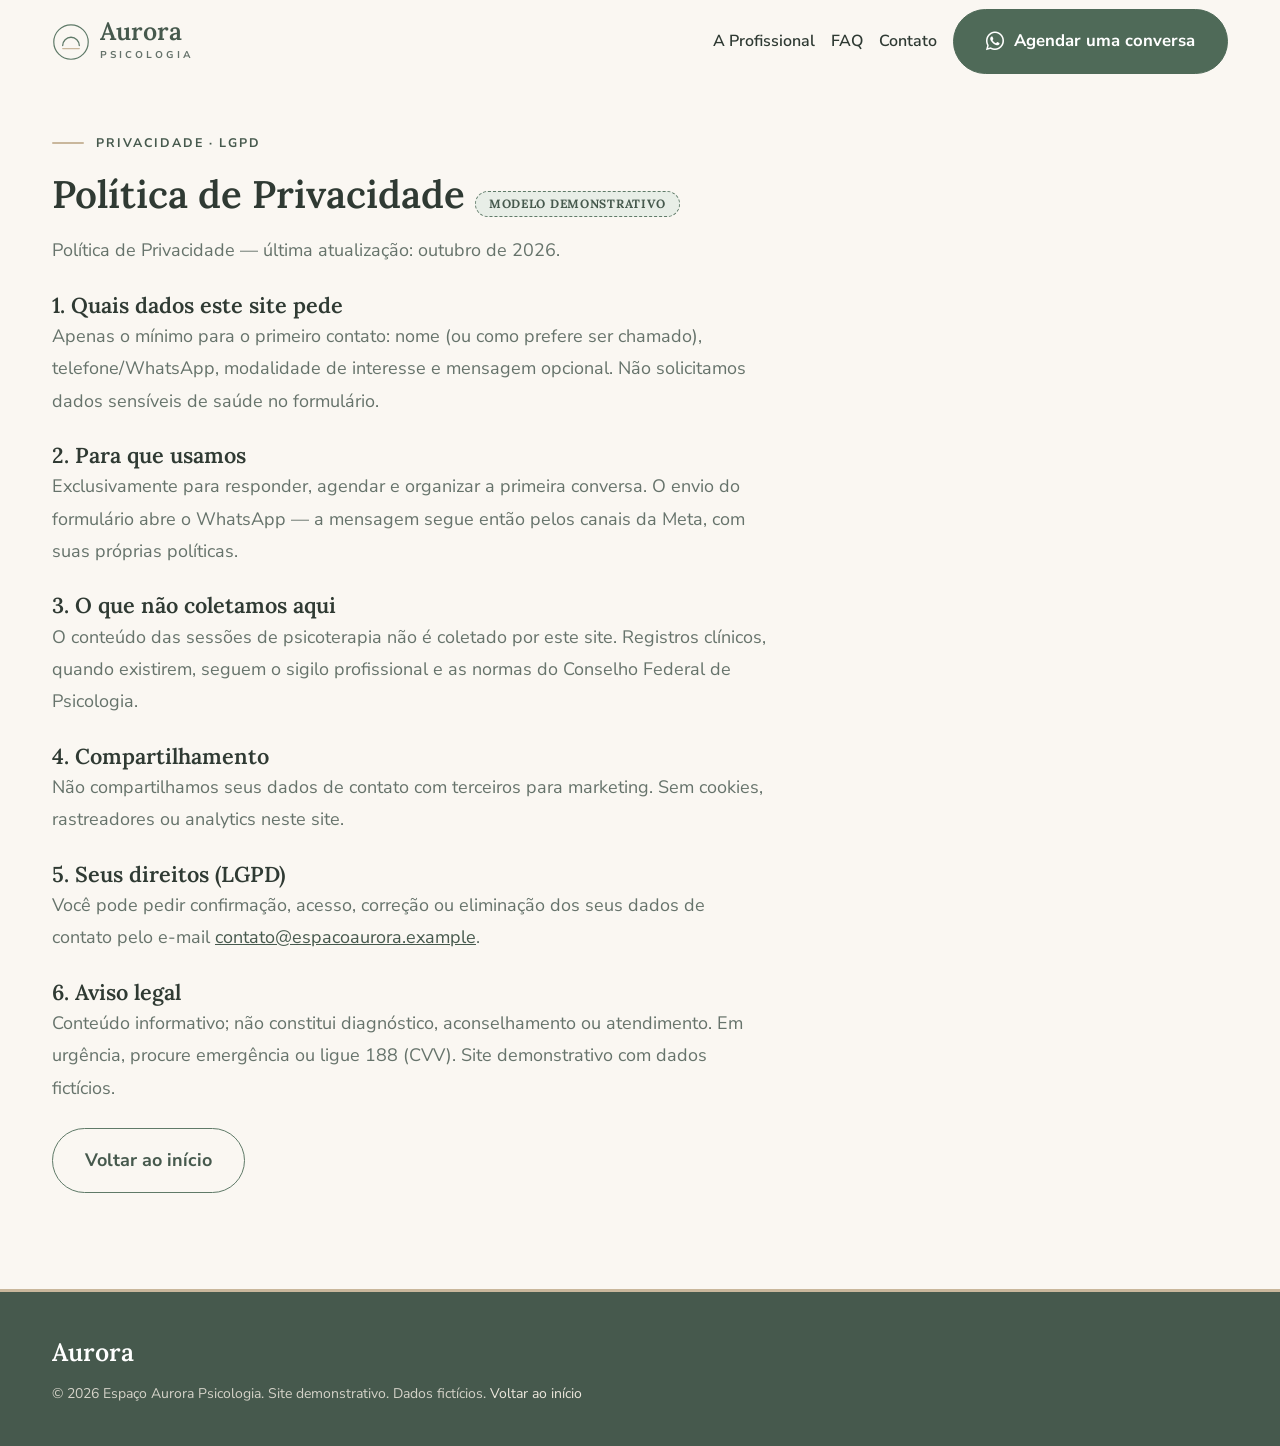
<file: privacidade.html>
<!DOCTYPE html>
<html lang="pt-BR">
<head>
  <meta charset="UTF-8">
  <meta name="viewport" content="width=device-width, initial-scale=1">
  <title>Política de Privacidade | Espaço Aurora Psicologia</title>
  <meta name="description" content="Política de privacidade demonstrativa do Espaço Aurora Psicologia: coleta mínima de dados para contato, conforme a LGPD.">
  <meta name="theme-color" content="#5F7A68">
  <link rel="icon" href="favicon/favicon.ico?v=2" sizes="any">
  <link rel="icon" type="image/svg+xml" href="favicon/favicon.svg?v=2">
  <link rel="apple-touch-icon" href="favicon/favicon-180.png?v=2">
  <link rel="preconnect" href="https://fonts.googleapis.com">
  <link rel="preconnect" href="https://fonts.gstatic.com" crossorigin>
  <link rel="preconnect" href="https://cdn.jsdelivr.net" crossorigin>
  <link href="https://fonts.googleapis.com/css2?family=Lora:ital,wght@0,500;0,600;1,500&family=Nunito+Sans:wght@400;500;600;700&display=swap" rel="stylesheet">
  <link href="https://cdn.jsdelivr.net/npm/bootstrap@5.3.3/dist/css/bootstrap.min.css" rel="stylesheet" integrity="sha384-QWTKZyjpPEjISv5WaRU9OFeRpok6YctnYmDr5pNlyT2bRjXh0JMhjY6hW+ALEwIH" crossorigin="anonymous">
  <link href="https://cdn.jsdelivr.net/npm/bootstrap-icons@1.11.3/font/bootstrap-icons.min.css" rel="stylesheet">
  <link href="css/style.css" rel="stylesheet">
</head>
<body>
  <a class="skip-link" href="#conteudo">Pular para o conteúdo</a>
  <header class="site-header" id="siteHeader">
    <div class="container container-narrow">
      <nav class="navbar navbar-expand-lg p-0" aria-label="Navegação principal">
        <a class="brand-logo" href="index.html" aria-label="Espaço Aurora Psicologia — início">
          <svg width="38" height="38" viewBox="0 0 64 64" aria-hidden="true"><circle cx="32" cy="32" r="29" fill="none" stroke="#5F7A68" stroke-width="2"/><path d="M18 38 A14 14 0 0 1 46 38" fill="none" stroke="#5F7A68" stroke-width="2.2" stroke-linecap="round"/><line x1="18" y1="43" x2="46" y2="43" stroke="#C9B79C" stroke-width="2" stroke-linecap="round"/></svg>
          <span><span class="brand-name">Aurora</span><span class="brand-sub">PSICOLOGIA</span></span>
        </a>
        <button class="navbar-toggler ms-auto" type="button" data-bs-toggle="collapse" data-bs-target="#mainNav" aria-controls="mainNav" aria-expanded="false" aria-label="Abrir menu"><i class="bi bi-list" aria-hidden="true"></i></button>
        <div class="collapse navbar-collapse" id="mainNav">
          <ul class="navbar-nav ms-auto align-items-lg-center site-nav">
            <li class="nav-item"><a class="nav-link" href="index.html#profissional">A Profissional</a></li>
            <li class="nav-item"><a class="nav-link" href="index.html#faq">FAQ</a></li>
            <li class="nav-item"><a class="nav-link" href="index.html#contato">Contato</a></li>
            <li class="nav-item ms-lg-2 my-2 my-lg-0"><a class="btn-brand" data-whatsapp-message="Olá! Gostaria de agendar uma primeira conversa." href="https://wa.me/5511900000000"><i class="bi bi-whatsapp" aria-hidden="true"></i>Agendar uma conversa</a></li>
          </ul>
        </div>
      </nav>
    </div>
  </header>
  <main id="conteudo">
    <section class="hero" aria-labelledby="privTitle">
      <div class="container container-narrow">
        <p class="section-eyebrow">Privacidade · LGPD</p>
        <h1 class="section-title" id="privTitle">Política de Privacidade <span class="badge-demo">Modelo demonstrativo</span></h1>
        <p class="section-sub mt-3">Política de Privacidade — última atualização: outubro de 2026.</p>
        <div class="prose mt-4">
          <h2 class="card-title mt-4">1. Quais dados este site pede</h2>
          <p class="text-muted-soft">Apenas o mínimo para o primeiro contato: nome (ou como prefere ser chamado), telefone/WhatsApp, modalidade de interesse e mensagem opcional. Não solicitamos dados sensíveis de saúde no formulário.</p>
          <h2 class="card-title mt-4">2. Para que usamos</h2>
          <p class="text-muted-soft">Exclusivamente para responder, agendar e organizar a primeira conversa. O envio do formulário abre o WhatsApp — a mensagem segue então pelos canais da Meta, com suas próprias políticas.</p>
          <h2 class="card-title mt-4">3. O que não coletamos aqui</h2>
          <p class="text-muted-soft">O conteúdo das sessões de psicoterapia não é coletado por este site. Registros clínicos, quando existirem, seguem o sigilo profissional e as normas do Conselho Federal de Psicologia.</p>
          <h2 class="card-title mt-4">4. Compartilhamento</h2>
          <p class="text-muted-soft">Não compartilhamos seus dados de contato com terceiros para marketing. Sem cookies, rastreadores ou analytics neste site.</p>
          <h2 class="card-title mt-4">5. Seus direitos (LGPD)</h2>
          <p class="text-muted-soft">Você pode pedir confirmação, acesso, correção ou eliminação dos seus dados de contato pelo e-mail <a href="mailto:contato@espacoaurora.example">contato@espacoaurora.example</a>.</p>
          <h2 class="card-title mt-4" id="aviso">6. Aviso legal</h2>
          <p class="text-muted-soft">Conteúdo informativo; não constitui diagnóstico, aconselhamento ou atendimento. Em urgência, procure emergência ou ligue 188 (CVV). Site demonstrativo com dados fictícios.</p>
        </div>
        <p class="mt-4"><a class="btn-outline-brand" href="index.html">Voltar ao início</a></p>
      </div>
    </section>
  </main>
  <footer class="site-footer pt-5 pb-4">
    <div class="container container-narrow">
      <p class="brand-name text-white">Aurora</p>
      <p class="footer-small">© <span data-year>2026</span> Espaço Aurora Psicologia. Site demonstrativo. Dados fictícios. <a href="index.html">Voltar ao início</a></p>
    </div>
  </footer>
  <script src="https://cdn.jsdelivr.net/npm/bootstrap@5.3.3/dist/js/bootstrap.bundle.min.js" integrity="sha384-YvpcrYf0tY3lHB60NNkmXc5s9fDVZLESaAA55NDzOxhy9GkcIdslK1eN7N6jIeHz" crossorigin="anonymous"></script>
  <script src="js/script.js"></script>
</body>
</html>
</file>
<file: css/style.css>
/* ============================================================
   ESPACO AURORA PSICOLOGIA — style.css
   Blocos: 1 variaveis · 2 base · 3 tipografia · 4 componentes
           5 header/hero · 6 secoes · 7 utilitarios · 8 responsivo
   Paleta e raios conforme briefing. Contraste alvo WCAG AA.
   ============================================================ */

/* ---------- 1. VARIAVEIS ---------- */
:root{
  --brand:#4F6A58;
  --brand-original:#5F7A68;
  --brand-dark:#46594D;
  --sand:#C9B79C;
  --accent:#A8BFA9;
  --bg:#FAF7F2;
  --surface:#F1EBE0;
  --surface-alt:#FFFFFF;
  --sage-soft:#E8EEE7;
  --text:#2F3A33;
  --muted:#66736B;
  --border:#E3DACB;
  --cta-hover:#46594D;
  --wa:#4F7F63;
  --radius-sm:12px; --radius:16px; --radius-lg:20px;
  --radius-xl:24px; --radius-hero:28px; --pill:999px;
  --shadow-soft:0 10px 40px rgba(90,100,80,.08);
  --shadow-lift:0 16px 44px rgba(70,89,77,.12);
  --font-serif:"Lora",Georgia,serif;
  --font-sans:"Nunito Sans",-apple-system,"Segoe UI",Roboto,Arial,sans-serif;
  --header-h:84px; --header-h-scrolled:68px;
  --ease:cubic-bezier(.22,1,.36,1);
}
/* ---------- 2. BASE ---------- */
*,*::before,*::after{box-sizing:border-box}
html{scroll-behavior:smooth;scroll-padding-top:calc(var(--header-h) + 16px)}
body{font-family:var(--font-sans);font-size:1.125rem;line-height:1.8;color:var(--text);background:var(--bg);-webkit-font-smoothing:antialiased;overflow-x:hidden}
img{max-width:100%;height:auto}
a{color:var(--brand-dark)}
::selection{background:var(--sage-soft)}
:focus-visible{outline:3px solid var(--brand-dark);outline-offset:3px;border-radius:6px}
.skip-link{position:absolute;left:1rem;top:-100px;z-index:1200;background:var(--brand-dark);color:#FAF7F2;padding:.7rem 1.2rem;border-radius:var(--pill);font-weight:600;text-decoration:none;transition:top .25s}
.skip-link:focus{top:1rem;color:#FAF7F2}
main{display:block}
section{scroll-margin-top:calc(var(--header-h) + 12px)}
.section{padding:6rem 0}
.container-narrow{max-width:1200px}
.prose{max-width:65ch}
.text-muted-soft{color:var(--muted)}
.img-illustrative{font-size:.85rem;color:var(--muted);font-style:italic}
/* ---------- 3. TIPOGRAFIA ---------- */
h1,h2,h3,.serif{font-family:var(--font-serif);color:var(--text);text-wrap:balance}
.hero-title{font-size:clamp(2.25rem,1.35rem + 3.4vw,3.4rem);line-height:1.2;font-weight:600;letter-spacing:-.01em}
.section-title{font-size:clamp(1.85rem,1.35rem + 1.8vw,2.4rem);line-height:1.25;font-weight:600}
.card-title{font-size:clamp(1.2rem,1.1rem + .4vw,1.35rem);line-height:1.35;font-weight:600}
.section-eyebrow{font-family:var(--font-sans);font-size:.78rem;font-weight:700;letter-spacing:.16em;text-transform:uppercase;color:var(--brand-dark);display:flex;align-items:center;gap:.75rem;margin-bottom:1rem}
.section-eyebrow::before{content:"";width:2rem;height:2px;background:var(--sand);flex:0 0 auto;border-radius:2px}
.section-eyebrow.center{justify-content:center}
.section-eyebrow.center::after{content:"";width:2rem;height:2px;background:var(--sand);border-radius:2px}
.section-sub{color:var(--muted);max-width:62ch}
.hero-sub{color:var(--muted);max-width:56ch}
em.accent{font-style:italic;color:var(--brand-dark)}

/* ---------- 4. BOTOES ---------- */
.btn-brand{display:inline-flex;align-items:center;justify-content:center;gap:.6rem;background:var(--brand);color:#fff;font-weight:700;font-size:1.05rem;padding:.95rem 2rem;border-radius:var(--pill);border:1.5px solid var(--brand);text-decoration:none;min-height:52px;transition:background-color .35s var(--ease),transform .35s var(--ease),box-shadow .35s var(--ease)}
.btn-brand:hover,.btn-brand:focus-visible{background:var(--cta-hover);border-color:var(--cta-hover);color:#fff;transform:translateY(-1px);box-shadow:var(--shadow-soft)}
.btn-brand .bi{font-size:1.15rem}
.btn-light-soft{display:inline-flex;align-items:center;justify-content:center;gap:.6rem;background:var(--bg);color:var(--brand-dark);font-weight:700;padding:.95rem 2rem;border-radius:var(--pill);border:1.5px solid var(--bg);text-decoration:none;min-height:52px;transition:all .35s var(--ease)}
.btn-light-soft:hover{background:#fff;border-color:#fff;color:var(--brand-dark);transform:translateY(-1px)}
.btn-outline-brand{display:inline-flex;align-items:center;justify-content:center;gap:.6rem;background:transparent;color:var(--brand-dark);font-weight:700;padding:.95rem 2rem;border-radius:var(--pill);border:1.5px solid var(--brand-original);text-decoration:none;min-height:52px;transition:all .35s var(--ease)}
.btn-outline-brand:hover{background:var(--sage-soft);color:var(--brand-dark);border-color:var(--brand-dark)}
.btn-outline-light{display:inline-flex;align-items:center;justify-content:center;gap:.6rem;background:transparent;color:#FAF7F2;font-weight:700;padding:.95rem 2rem;border-radius:var(--pill);border:1.5px solid rgba(250,247,242,.7);text-decoration:none;min-height:52px;transition:all .35s var(--ease)}
.btn-outline-light:hover{background:rgba(250,247,242,.14);color:#fff}
.link-arrow{display:inline-flex;align-items:center;gap:.4rem;color:var(--brand-dark);font-weight:700;text-decoration:underline;text-decoration-color:var(--sand);text-decoration-thickness:2px;text-underline-offset:5px}
.link-arrow:hover{color:var(--brand);text-decoration-color:var(--brand)}


/* ---------- 5. CARDS / CHIPS / AVISOS ---------- */
.card-soft{background:var(--surface-alt);border:1px solid var(--border);border-radius:var(--radius-lg);padding:1.75rem;box-shadow:var(--shadow-soft);height:100%;transition:transform .35s var(--ease),border-color .35s,box-shadow .35s}
.card-soft:hover{transform:translateY(-3px);border-color:var(--accent);box-shadow:var(--shadow-lift)}
.card-icon{width:52px;height:52px;border-radius:50%;border:1px solid var(--accent);background:var(--sage-soft);display:inline-flex;align-items:center;justify-content:center;color:var(--brand-dark);font-size:1.35rem;margin-bottom:1.1rem}
.chip{display:inline-flex;align-items:center;gap:.5rem;background:#fff;border:1px solid var(--border);border-radius:var(--pill);padding:.65rem 1.15rem;font-size:.98rem;font-weight:600;color:var(--text);line-height:1.4}
.chip .bi{color:var(--brand-original)}
.badge-demo{display:inline-flex;align-items:center;gap:.35rem;font-size:.75rem;font-weight:700;letter-spacing:.06em;text-transform:uppercase;background:var(--sage-soft);color:var(--brand-dark);border:1px dashed var(--brand-original);border-radius:var(--pill);padding:.3rem .8rem}
.note-soft{background:#fff;border:1px solid var(--border);border-left:4px solid var(--sand);border-radius:var(--radius-sm);padding:1rem 1.25rem;font-size:.95rem;color:var(--muted)}
.note-safety{background:#fff;border:1px solid var(--border);border-radius:var(--radius-lg);padding:1.75rem;box-shadow:var(--shadow-soft)}
.blob{position:absolute;pointer-events:none;z-index:0}
.blob-sage{background:radial-gradient(closest-side,rgba(168,191,169,.45),rgba(168,191,169,0));border-radius:48% 52% 55% 45%/50% 46% 54% 50%}
.blob-sand{background:radial-gradient(closest-side,rgba(201,183,156,.35),rgba(201,183,156,0));border-radius:55% 45% 48% 52%/46% 55% 45% 54%}
.img-frame{border-radius:var(--radius-xl);overflow:hidden;box-shadow:var(--shadow-soft)}
.img-frame img{width:100%;height:100%;object-fit:cover;display:block}
.ratio-45{aspect-ratio:4/5}.ratio-43{aspect-ratio:4/3}.ratio-1610{aspect-ratio:16/10}

/* ---------- 6. HEADER ---------- */
.site-header{position:fixed;top:0;left:0;right:0;z-index:1030;background:rgba(250,247,242,.92);backdrop-filter:blur(8px);-webkit-backdrop-filter:blur(8px);min-height:var(--header-h);display:flex;align-items:center;border-bottom:1px solid transparent;transition:min-height .3s var(--ease),box-shadow .3s,border-color .3s,background-color .3s}
.site-header.scrolled{min-height:var(--header-h-scrolled);border-bottom-color:var(--border);box-shadow:0 6px 24px rgba(90,100,80,.08)}
.brand-logo{display:flex;align-items:center;gap:.65rem;text-decoration:none}
.brand-logo:hover{text-decoration:none}
.brand-name{font-family:var(--font-serif);font-weight:600;font-size:1.55rem;color:var(--brand-dark);line-height:1;display:block}
.brand-sub{font-size:.62rem;letter-spacing:.3em;color:var(--muted);font-weight:700;display:block;margin-top:.2rem}
.site-nav .nav-link{color:var(--text);font-weight:600;font-size:1rem;padding:.75rem .7rem;position:relative;min-height:48px;display:inline-flex;align-items:center}
.site-nav .nav-link:hover{color:var(--brand-dark)}
.site-nav .nav-link.active{color:var(--brand-dark)}
.site-nav .nav-link.active::after{content:"";position:absolute;left:.7rem;right:.7rem;bottom:.45rem;height:2px;background:var(--sand);border-radius:2px}
.navbar-toggler{border:1px solid var(--border);border-radius:12px;padding:.6rem .75rem;min-width:48px;min-height:48px}
.navbar-toggler .bi{font-size:1.5rem;color:var(--brand-dark)}


/* ---------- 7. HERO ---------- */
.hero{padding:calc(var(--header-h) + 3rem) 0 5rem;position:relative;overflow:hidden}
.hero-card-float{position:absolute;left:1.25rem;bottom:1.25rem;background:rgba(255,255,255,.95);border:1px solid var(--border);border-radius:var(--radius);padding:.9rem 1.15rem;box-shadow:var(--shadow-soft);font-size:.92rem}
.hero-card-float strong{display:block;color:var(--brand-dark)}
.hero-card-float span{color:var(--muted);font-size:.85rem}
.hero-checks{list-style:none;padding:0;margin:1.75rem 0 0;display:flex;flex-wrap:wrap;gap:.6rem 1.5rem}
.hero-checks li{display:flex;align-items:center;gap:.5rem;font-weight:600;font-size:1rem;color:var(--brand-dark)}
.hero-checks .bi{color:var(--brand-original);font-size:1.2rem}
.hero-media{position:relative}
.hero-media .halo{position:absolute;right:-8%;bottom:-8%;width:70%;height:60%;z-index:0}
.hero-media .frame-line{position:absolute;top:18px;right:-14px;bottom:-14px;left:18px;border:1.5px solid var(--sand);border-radius:var(--radius-hero);z-index:0}
.hero-media .img-frame{position:relative;z-index:1;border-radius:var(--radius-hero)}

/* ---------- 8. SECOES ---------- */
.band-surface{background:var(--surface);position:relative;overflow:hidden}
.band-sage{background:var(--sage-soft);position:relative;overflow:hidden}
.quote-feature{border-left:3px solid var(--sand);padding:.5rem 0 .5rem 1.5rem;font-family:var(--font-serif);font-size:1.35rem;line-height:1.6;color:var(--brand-dark);font-style:italic}
.recognition-list{list-style:none;padding:0;margin:0;display:grid;gap:1rem}
.recognition-list li{display:flex;gap:.9rem;align-items:flex-start;background:#fff;border:1px solid var(--border);border-radius:var(--radius);padding:1.1rem 1.25rem}
.recognition-list .bi{color:var(--brand-dark);font-size:1.3rem;flex:0 0 auto;margin-top:.15rem}

/* Timeline */
.timeline{position:relative;display:grid;gap:1.5rem;margin-top:2.5rem}
.timeline-step{background:#fff;border:1px solid var(--border);border-radius:var(--radius-lg);padding:1.75rem;box-shadow:var(--shadow-soft)}
.timeline-num{width:52px;height:52px;border-radius:50%;background:#fff;border:1.5px solid var(--brand-original);color:var(--brand-dark);font-family:var(--font-serif);font-weight:600;font-size:1.4rem;display:inline-flex;align-items:center;justify-content:center;margin-bottom:1rem}
@media(min-width:992px){.timeline{grid-template-columns:repeat(5,1fr);gap:1rem}.timeline::before{content:"";position:absolute;top:53px;left:4%;right:4%;border-top:2px dashed var(--sand);z-index:0}.timeline-step{position:relative;z-index:1}}

/* Galeria + FAQ */
.gallery-grid{display:grid;gap:1.25rem}
.gallery-item{border-radius:var(--radius-lg);overflow:hidden;border:1px solid var(--border);background:#fff;box-shadow:var(--shadow-soft);cursor:zoom-in}
.gallery-item .zoom{overflow:hidden;display:block}
.gallery-item img{width:100%;height:100%;object-fit:cover;display:block;transition:transform .6s var(--ease)}
.gallery-item:hover img{transform:scale(1.03)}
.gallery-item figcaption{padding:.8rem 1.1rem;font-size:.88rem;color:var(--muted)}
.faq-accordion .accordion-item{background:#fff;border:1px solid var(--border);border-radius:var(--radius) !important;overflow:hidden;margin-bottom:.9rem;box-shadow:var(--shadow-soft)}
.faq-accordion .accordion-button{font-weight:700;font-size:1.05rem;color:var(--text);padding:1.25rem 1.5rem;background:#fff}
.faq-accordion .accordion-button:not(.collapsed){background:var(--sage-soft);color:var(--brand-dark);box-shadow:none}
.faq-accordion .accordion-button:focus{box-shadow:none}
.faq-accordion .accordion-body{color:var(--muted);line-height:1.8}

/* CTA final + contato + rodape */
.cta-final{background:linear-gradient(135deg,var(--brand-dark) 0%,var(--brand-original) 100%);color:#FAF7F2;position:relative;overflow:hidden}
.cta-final h2{color:#FAF7F2}
.cta-final p{color:rgba(250,247,242,.88)}
.map-frame{border-radius:20px;overflow:hidden;border:1px solid var(--border);box-shadow:var(--shadow-soft);min-height:340px}
.map-frame iframe{width:100%;min-height:340px;height:100%;border:0;display:block}
.form-soft{background:#fff;border:1px solid var(--border);border-radius:var(--radius-lg);padding:2rem;box-shadow:var(--shadow-soft)}
.form-soft .form-label{font-weight:700;color:var(--text)}
.form-soft .form-control,.form-soft .form-select{font-size:1rem;min-height:52px;border-radius:12px;border:1px solid var(--border);padding:.7rem 1rem}
.form-error{color:#8a4b3c;font-size:.92rem;display:none}
.form-error.show{display:block}
.site-footer{background:var(--brand-dark);color:#EDE8DE;border-top:3px solid var(--sand)}
.site-footer a{color:#EDE8DE;text-decoration:none}
.site-footer a:hover{color:#fff;text-decoration:underline;text-underline-offset:4px}
.footer-heading{font-size:.85rem;letter-spacing:.14em;text-transform:uppercase;color:var(--sand);font-weight:700;margin-bottom:1rem}
.footer-small{font-size:.875rem;color:rgba(237,232,222,.85)}
/* Flutuantes + reveal + responsivo */
.wa-float{position:fixed;right:calc(20px + env(safe-area-inset-right));bottom:calc(20px + env(safe-area-inset-bottom));width:58px;height:58px;border-radius:50%;background:var(--wa);color:#fff;display:inline-flex;align-items:center;justify-content:center;font-size:1.7rem;box-shadow:0 10px 30px rgba(79,127,99,.4);z-index:1040;transition:transform .35s var(--ease)}
.wa-float:hover{color:#fff;transform:translateY(-2px)}
.wa-float::after{content:"";position:absolute;inset:-4px;border-radius:50%;border:2px solid rgba(79,127,99,.35);animation:wa-pulse 3.5s ease-out infinite}
@keyframes wa-pulse{0%{transform:scale(.9);opacity:.8}70%{transform:scale(1.12);opacity:0}100%{opacity:0}}
.to-top{position:fixed;right:calc(26px + env(safe-area-inset-right));bottom:calc(92px + env(safe-area-inset-bottom));width:46px;height:46px;border-radius:50%;background:#fff;border:1px solid var(--border);color:var(--brand-dark);display:inline-flex;align-items:center;justify-content:center;font-size:1.2rem;box-shadow:var(--shadow-soft);z-index:1040;opacity:0;visibility:hidden;transform:translateY(8px);transition:all .35s var(--ease)}
.to-top.show{opacity:1;visibility:visible;transform:none}
.js .reveal{opacity:0;transform:translateY(16px);transition:opacity .9s var(--ease),transform .9s var(--ease)}
.js .reveal.is-visible{opacity:1;transform:none}
@media(max-width:991.98px){.section{padding:4.5rem 0}.site-nav{background:var(--bg);border:1px solid var(--border);border-radius:var(--radius);padding:1rem;margin-top:.75rem}.site-nav .nav-link{min-height:48px;font-size:1.05rem}.quote-feature{font-size:1.2rem}}
@media(max-width:575.98px){.section{padding:4rem 0}.btn-brand,.btn-outline-brand,.btn-light-soft,.btn-outline-light{width:100%}.form-soft{padding:1.5rem}.hero{padding-top:calc(var(--header-h) + 1.5rem)}}
@media(min-width:992px){.gallery-grid{grid-template-columns:repeat(3,1fr)}.gallery-item.feature{grid-column:span 2}}
@media(prefers-reduced-motion:reduce){html{scroll-behavior:auto}.js .reveal{opacity:1;transform:none;transition:none}.wa-float::after{animation:none}.card-soft:hover,.btn-brand:hover{transform:none}}
</file>
